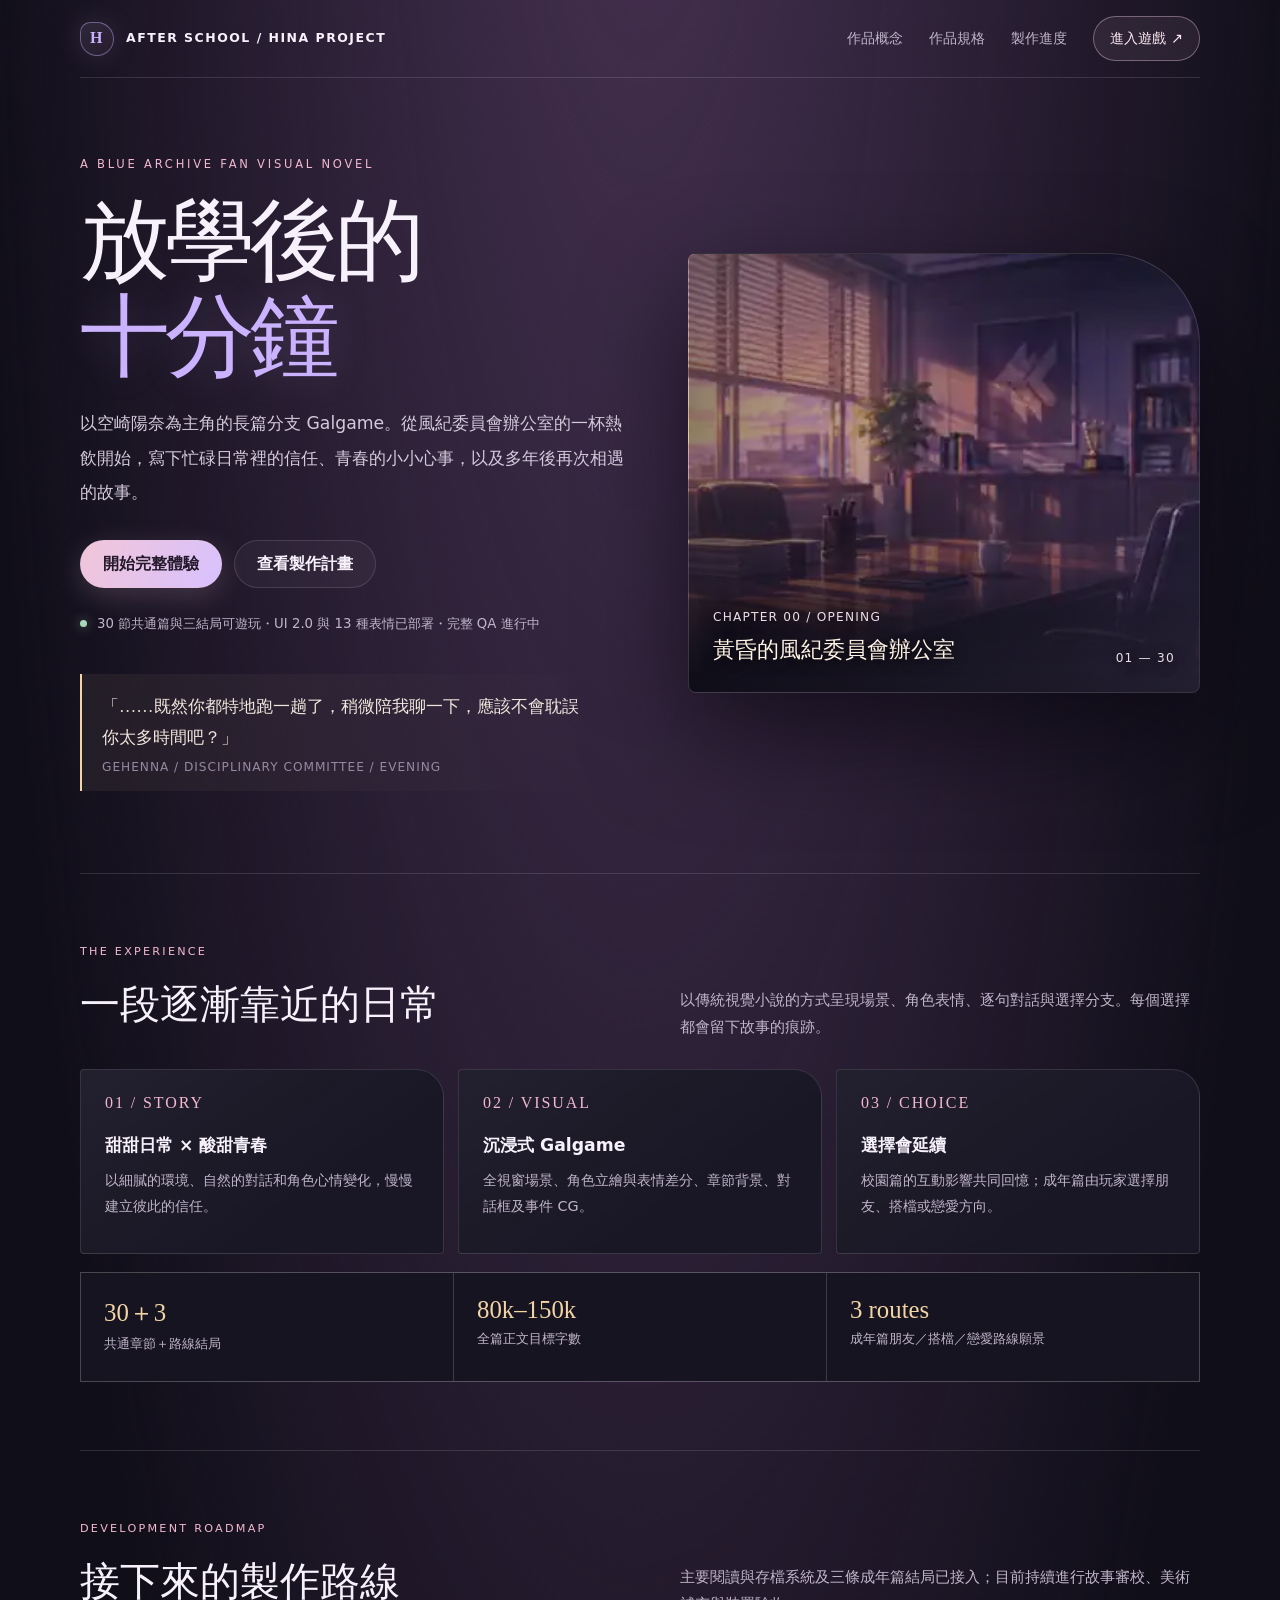
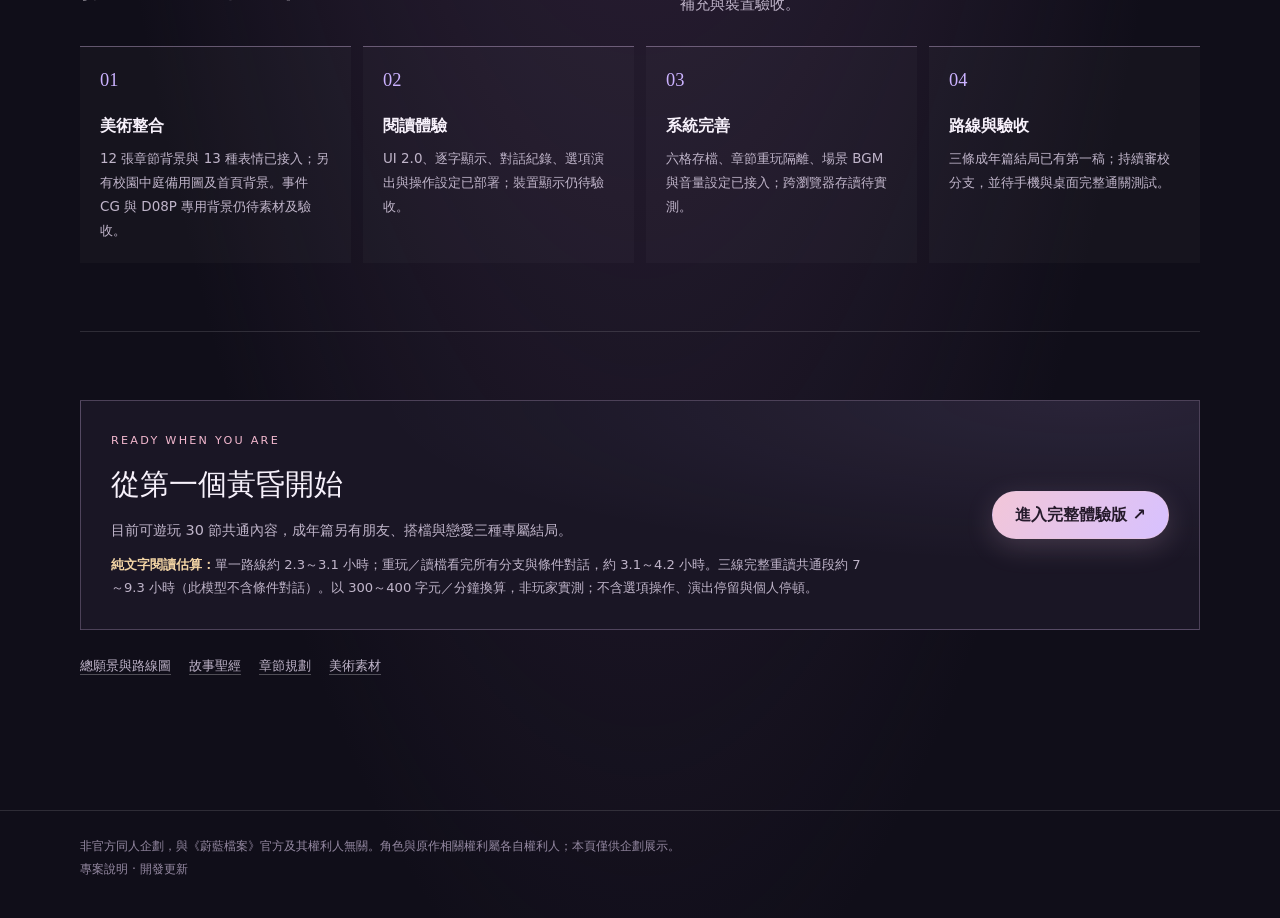
<file: site/index.html>
<!doctype html>
<html lang="zh-Hant">
<head>
  <meta charset="utf-8">
  <meta name="viewport" content="width=device-width, initial-scale=1, viewport-fit=cover">
  <meta name="theme-color" content="#100e19">
  <meta name="description" content="以空崎陽奈為主角的長篇分支 Galgame 同人企劃。">
  <title>放學後的十分鐘｜Hina Visual Novel Project</title>
  <style>
    :root {
      color-scheme: dark;
      --bg:#100e19; --panel:#191625; --panel-2:#211b2d;
      --ink:#f7f1fb; --muted:#c0b5ca; --soft:#9589a2;
      --violet:#cbb2ff; --rose:#f3b8cf; --gold:#f3d5a5;
      --line:#ffffff20; --serif: Georgia,"Noto Serif TC",serif;
    }
    * { box-sizing:border-box }
    html { scroll-behavior:smooth; background:var(--bg) }
    body {
      margin:0; color:var(--ink); font:16px/1.8 system-ui,-apple-system,"Segoe UI",sans-serif;
      background:radial-gradient(ellipse at 50% -20%,#493354 0,transparent 42rem),var(--bg);
    }
    a { color:inherit; text-decoration:none }
    .wrap { width:min(1120px,calc(100% - 44px)); margin:auto }
    .topbar {
      position:relative; z-index:2; display:flex; align-items:center; justify-content:space-between;
      gap:24px; min-height:78px; border-bottom:1px solid var(--line);
    }
    .brand { display:flex; align-items:center; gap:12px; letter-spacing:.12em; font-size:.78rem; font-weight:750 }
    .brand-mark {
      display:grid; place-items:center; width:34px; height:34px; border:1px solid #cbb2ff70;
      border-radius:50%; color:var(--violet); font-family:var(--serif); font-size:1rem;
      box-shadow:0 0 28px #cbb2ff22;
    }
    nav { display:flex; align-items:center; gap:26px; color:var(--muted); font-size:.9rem }
    nav a { transition:color .2s }
    nav a:hover { color:var(--ink) }
    .nav-cta {
      padding:9px 16px; border:1px solid #e9c7df66; border-radius:99px;
      color:#ffeaf4; background:#eab9d314;
    }
    .hero {
      position:relative; display:grid; grid-template-columns:1.05fr .95fr; align-items:center;
      gap:42px; min-height:620px; padding:76px 0 82px;
    }
    .hero-copy { position:relative; z-index:1 }
    .eyebrow { color:var(--rose); font-size:.72rem; letter-spacing:.24em; text-transform:uppercase }
    h1 {
      margin:18px 0 20px; font-family:var(--serif); font-weight:500;
      font-size:clamp(3.1rem,7vw,6.3rem); line-height:1.08; letter-spacing:-.055em;
    }
    h1 span { color:var(--violet); text-shadow:0 0 42px #cbb2ff32 }
    .lead { max-width:550px; margin:0; color:#d4cadb; font-size:1.08rem; line-height:2 }
    .hero-actions { display:flex; flex-wrap:wrap; gap:12px; margin-top:30px }
    .button {
      display:inline-flex; align-items:center; justify-content:center; min-height:48px;
      padding:0 22px; border:1px solid var(--line); border-radius:99px;
      background:#ffffff0a; color:var(--ink); font-weight:650; transition:.2s ease;
    }
    .button.primary { border-color:#e7c3dc88; color:#251a2b; background:linear-gradient(120deg,#f2c6d8,#d7c1ff) }
    .button:hover { transform:translateY(-2px); border-color:#d8c4ef }
    .quote {
      margin-top:38px; max-width:520px; padding:17px 20px;
      border-left:2px solid var(--gold); background:linear-gradient(90deg,#f3d5a510,transparent);
      color:#f0e6dc; font-family:var(--serif); font-size:1.08rem;
    }
    .quote small { display:block; margin-top:7px; color:var(--soft); font: .76rem system-ui,sans-serif; letter-spacing:.08em }
    .hero-art {
      position:relative; min-height:440px; overflow:hidden; border:1px solid #ffffff26;
      border-radius:5px 110px 5px 5px;
      background:
        linear-gradient(0deg,#100e19 0%,#100e1920 50%,#100e1940 100%),
        linear-gradient(90deg,#100e1955,transparent 75%),
        url("assets/backgrounds/prefect-office-evening-v01.webp") center/cover no-repeat;
      box-shadow:0 34px 90px #0008, inset 0 0 90px #100e1944;
    }
    .hero-art::before {
      content:""; position:absolute; inset:0;
      background:linear-gradient(135deg,#f2d5ad20,transparent 45%,#cbb2ff1a);
      mix-blend-mode:screen;
    }
    .art-caption {
      position:absolute; left:24px; right:24px; bottom:22px; display:flex;
      justify-content:space-between; align-items:end; gap:16px;
      color:#fff3e6; text-shadow:0 2px 14px #000;
    }
    .art-caption strong { display:block; font-family:var(--serif); font-size:1.35rem; font-weight:500 }
    .art-caption small { color:#eadde7; font-size:.76rem; letter-spacing:.1em }
    .statusline {
      display:flex; align-items:center; gap:10px; margin-top:24px; color:var(--muted); font-size:.83rem;
    }
    .status-dot { width:7px; height:7px; border-radius:50%; background:#a7d8b9; box-shadow:0 0 12px #a7d8b988 }
    .section { padding:68px 0; border-top:1px solid var(--line) }
    .section-head { display:flex; align-items:end; justify-content:space-between; gap:24px; margin-bottom:28px }
    .section-kicker { color:var(--rose); font-size:.7rem; letter-spacing:.2em }
    h2 { margin:7px 0 0; font-family:var(--serif); font-size:clamp(1.8rem,4vw,2.5rem); font-weight:500 }
    .section-head p { max-width:520px; margin:0; color:var(--muted); font-size:.94rem }
    .feature-grid { display:grid; grid-template-columns:repeat(3,1fr); gap:14px }
    .feature {
      min-height:185px; padding:24px; border:1px solid var(--line); border-radius:4px 28px 4px 4px;
      background:linear-gradient(145deg,#ffffff0b,transparent 65%),var(--panel);
    }
    .feature .number { color:var(--rose); font:1rem var(--serif); letter-spacing:.12em }
    .feature h3 { margin:18px 0 7px; font-size:1.08rem }
    .feature p { margin:0; color:var(--muted); font-size:.9rem }
    .stats { display:grid; grid-template-columns:repeat(3,1fr); gap:1px; overflow:hidden; margin-top:18px; border:1px solid var(--line); background:var(--line) }
    .stat { padding:23px; background:#171421 }
    .stat strong { display:block; color:var(--gold); font:1.55rem var(--serif) }
    .stat span { color:var(--muted); font-size:.82rem }
    .roadmap { display:grid; grid-template-columns:repeat(4,1fr); gap:12px; counter-reset:step }
    .roadmap article { position:relative; min-height:175px; padding:20px; border-top:1px solid #d5b8e366; background:#ffffff06 }
    .roadmap article::before { counter-increment:step; content:"0" counter(step); color:var(--violet); font:1.15rem var(--serif) }
    .roadmap h3 { margin:16px 0 6px; font-size:1rem }
    .roadmap p { margin:0; color:var(--muted); font-size:.84rem }
    .bottom-panel {
      display:flex; align-items:center; justify-content:space-between; gap:26px;
      padding:30px; border:1px solid #d5b8e344;
      background:radial-gradient(ellipse at 90% 0%,#cbb2ff16,transparent 50%),#1a1625;
    }
    .bottom-panel h2 { font-size:1.8rem }
    .bottom-panel p { margin:8px 0 0; color:var(--muted); font-size:.9rem }
    .bottom-panel .playtime-note { max-width:760px; margin-top:10px; font-size:.82rem; line-height:1.7 }
    .playtime-note strong { color:var(--gold); font-weight:650 }
    .links { display:flex; flex-wrap:wrap; gap:18px; margin-top:24px; color:var(--muted); font-size:.84rem }
    .links a { text-decoration:underline; text-decoration-color:#ffffff44; text-underline-offset:4px }
    footer { margin-top:64px; padding:24px 0 38px; border-top:1px solid var(--line); color:var(--soft); font-size:.78rem }
    @media(max-width:820px) {
      .hero { grid-template-columns:1fr; gap:28px; min-height:0; padding:58px 0 64px }
      .hero-art { min-height:330px; border-top-right-radius:76px }
      .roadmap { grid-template-columns:repeat(2,1fr) }
      .section { padding:54px 0 }
    }
    @media(max-width:600px) {
      .wrap { width:min(100% - 30px,1120px) }
      .topbar { min-height:68px; flex-wrap:wrap; padding:13px 0 }
      nav { width:100%; gap:17px; overflow-x:auto; padding-bottom:4px; font-size:.8rem }
      nav a { white-space:nowrap }
      .nav-cta { padding:6px 12px }
      .hero { padding:46px 0 50px }
      h1 { font-size:clamp(3rem,16vw,4.6rem) }
      .lead { font-size:.98rem }
      .hero-art { min-height:265px; border-top-right-radius:54px }
      .quote { margin-top:26px; font-size:1rem }
      .section-head { align-items:flex-start; flex-direction:column }
      .feature-grid,.stats,.roadmap { grid-template-columns:1fr }
      .feature { min-height:0 }
      .stat { padding:18px 20px }
      .roadmap article { min-height:0 }
      .bottom-panel { align-items:flex-start; flex-direction:column; padding:24px }
    }
    @media(prefers-reduced-motion:reduce) {
      html { scroll-behavior:auto }
      *,*::before,*::after { transition:none!important; animation:none!important }
    }
    /* Galgame title polish */
    .topbar { border-bottom-color:#eadcff24; }
    .brand-mark { border-radius:10px 50% 50%; background:linear-gradient(145deg,#d8c4ff1d,#f4c5d80d); }
    .hero { min-height:660px; }
    .hero-copy { max-width:640px; }
    .hero-art { border-radius:8px 92px 8px 8px; box-shadow:0 38px 100px #05040b99,inset 0 0 80px #100e1944; }
    .feature { transition:transform .2s,border-color .2s,background .2s; }
    .feature:hover { transform:translateY(-4px); border-color:#d8c4ff55; background:linear-gradient(145deg,#d8c4ff12,transparent 72%),var(--panel); }
    .button.primary { box-shadow:0 8px 28px #e8c0dc30; }
  </style>
</head>
<body>
  <header class="wrap topbar">
    <a class="brand" href="./"><span class="brand-mark">H</span><span>AFTER SCHOOL / HINA PROJECT</span></a>
    <nav aria-label="主要導覽">
      <a href="#story">作品概念</a><a href="#format">作品規格</a><a href="#roadmap">製作進度</a>
      <a class="nav-cta" href="game.html">進入遊戲 ↗</a>
    </nav>
  </header>

  <main class="wrap">
    <section class="hero" id="story">
      <div class="hero-copy">
        <div class="eyebrow">A Blue Archive Fan Visual Novel</div>
        <h1>放學後的<br><span>十分鐘</span></h1>
        <p class="lead">以空崎陽奈為主角的長篇分支 Galgame。從風紀委員會辦公室的一杯熱飲開始，寫下忙碌日常裡的信任、青春的小小心事，以及多年後再次相遇的故事。</p>
        <div class="hero-actions">
          <a class="button primary" href="game.html">開始完整體驗</a>
          <a class="button" href="https://github.com/310111-design/hina-galgame/blob/main/knowledge/plan.md">查看製作計畫</a>
        </div>
        <div class="statusline"><span class="status-dot"></span><span>30 節共通篇與三結局可遊玩・UI 2.0 與 13 種表情已部署・完整 QA 進行中</span></div>
        <div class="quote">「……既然你都特地跑一趟了，稍微陪我聊一下，應該不會耽誤你太多時間吧？」<small>GEHENNA / DISCIPLINARY COMMITTEE / EVENING</small></div>
      </div>
      <div class="hero-art" role="img" aria-label="風紀委員會辦公室黃昏背景">
        <div class="art-caption"><div><small>CHAPTER 00 / OPENING</small><strong>黃昏的風紀委員會辦公室</strong></div><small>01 — 30</small></div>
      </div>
    </section>

    <section class="section" id="format">
      <div class="section-head">
        <div><div class="section-kicker">THE EXPERIENCE</div><h2>一段逐漸靠近的日常</h2></div>
        <p>以傳統視覺小說的方式呈現場景、角色表情、逐句對話與選擇分支。每個選擇都會留下故事的痕跡。</p>
      </div>
      <div class="feature-grid">
        <article class="feature"><div class="number">01 / STORY</div><h3>甜甜日常 × 酸甜青春</h3><p>以細膩的環境、自然的對話和角色心情變化，慢慢建立彼此的信任。</p></article>
        <article class="feature"><div class="number">02 / VISUAL</div><h3>沉浸式 Galgame</h3><p>全視窗場景、角色立繪與表情差分、章節背景、對話框及事件 CG。</p></article>
        <article class="feature"><div class="number">03 / CHOICE</div><h3>選擇會延續</h3><p>校園篇的互動影響共同回憶；成年篇由玩家選擇朋友、搭檔或戀愛方向。</p></article>
      </div>
      <div class="stats">
        <div class="stat"><strong>30＋3</strong><span>共通章節＋路線結局</span></div>
        <div class="stat"><strong>80k–150k</strong><span>全篇正文目標字數</span></div>
        <div class="stat"><strong>3 routes</strong><span>成年篇朋友／搭檔／戀愛路線願景</span></div>
      </div>
    </section>

    <section class="section" id="roadmap">
      <div class="section-head">
        <div><div class="section-kicker">DEVELOPMENT ROADMAP</div><h2>接下來的製作路線</h2></div>
        <p>主要閱讀與存檔系統及三條成年篇結局已接入；目前持續進行故事審校、美術補充與裝置驗收。</p>
      </div>
      <div class="roadmap">
        <article><h3>美術整合</h3><p>12 張章節背景與 13 種表情已接入；另有校園中庭備用圖及首頁背景。事件 CG 與 D08P 專用背景仍待素材及驗收。</p></article>
        <article><h3>閱讀體驗</h3><p>UI 2.0、逐字顯示、對話紀錄、選項演出與操作設定已部署；裝置顯示仍待驗收。</p></article>
        <article><h3>系統完善</h3><p>六格存檔、章節重玩隔離、場景 BGM 與音量設定已接入；跨瀏覽器存讀待實測。</p></article>
        <article><h3>路線與驗收</h3><p>三條成年篇結局已有第一稿；持續審校分支，並待手機與桌面完整通關測試。</p></article>
      </div>
    </section>

    <section class="section">
      <div class="bottom-panel">
        <div>
          <div class="section-kicker">READY WHEN YOU ARE</div>
          <h2>從第一個黃昏開始</h2>
          <p>目前可遊玩 30 節共通內容，成年篇另有朋友、搭檔與戀愛三種專屬結局。</p>
          <p class="playtime-note"><strong>純文字閱讀估算：</strong>單一路線約 2.3～3.1 小時；重玩／讀檔看完所有分支與條件對話，約 3.1～4.2 小時。三線完整重讀共通段約 7～9.3 小時（此模型不含條件對話）。以 300～400 字元／分鐘換算，非玩家實測；不含選項操作、演出停留與個人停頓。</p>
        </div>
        <a class="button primary" href="game.html">進入完整體驗版 ↗</a>
      </div>
      <div class="links">
        <a href="https://github.com/310111-design/hina-galgame/blob/main/knowledge/plan.md">總願景與路線圖</a>
        <a href="https://github.com/310111-design/hina-galgame/blob/main/knowledge/story-bible.md">故事聖經</a>
        <a href="https://github.com/310111-design/hina-galgame/blob/main/knowledge/chapter-plan.md">章節規劃</a>
        <a href="https://github.com/310111-design/hina-galgame/tree/main/site/assets">美術素材</a>
      </div>
    </section>
  </main>
  <footer><div class="wrap">非官方同人企劃，與《蔚藍檔案》官方及其權利人無關。角色與原作相關權利屬各自權利人；本頁僅供企劃展示。<br><a href="https://github.com/310111-design/hina-galgame/blob/main/README.md">專案說明</a> · <a href="https://github.com/310111-design/hina-galgame/blob/main/CHANGELOG.md">開發更新</a></div></footer>
</body>
</html>
</file>
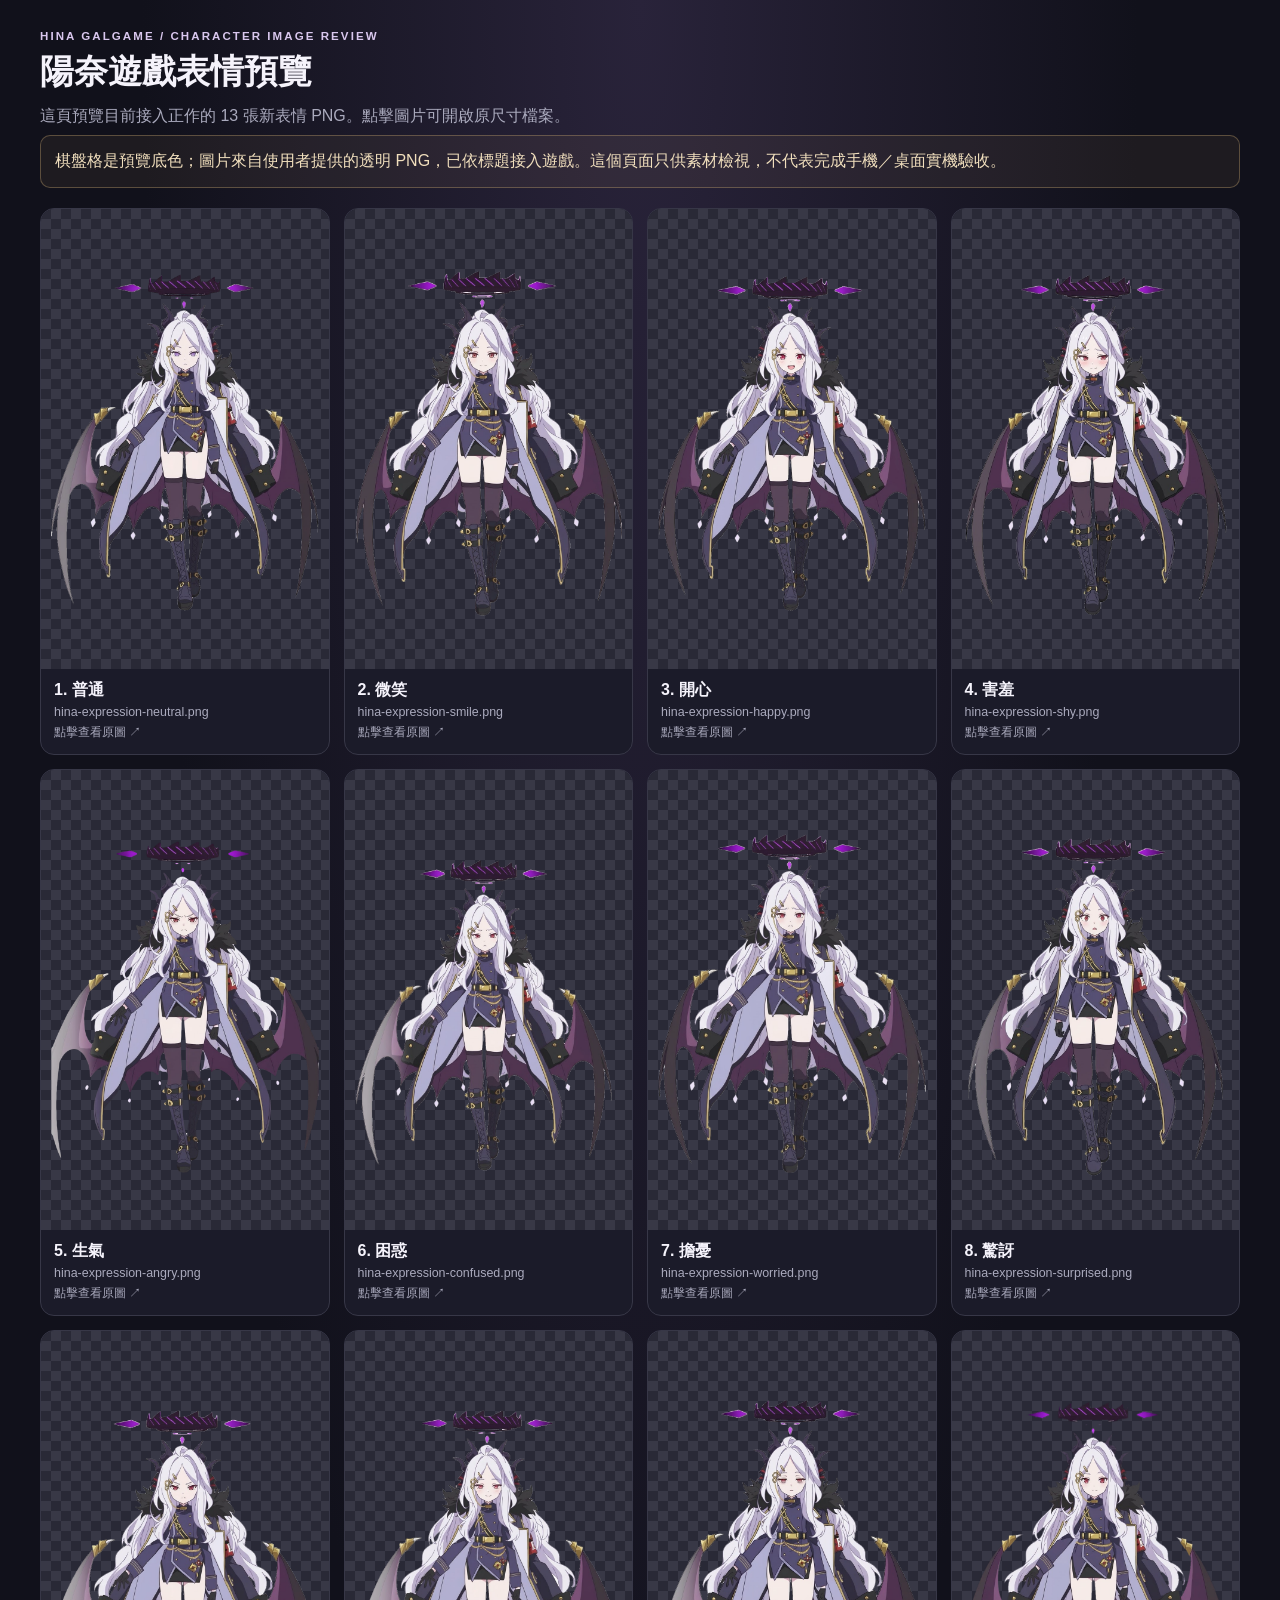
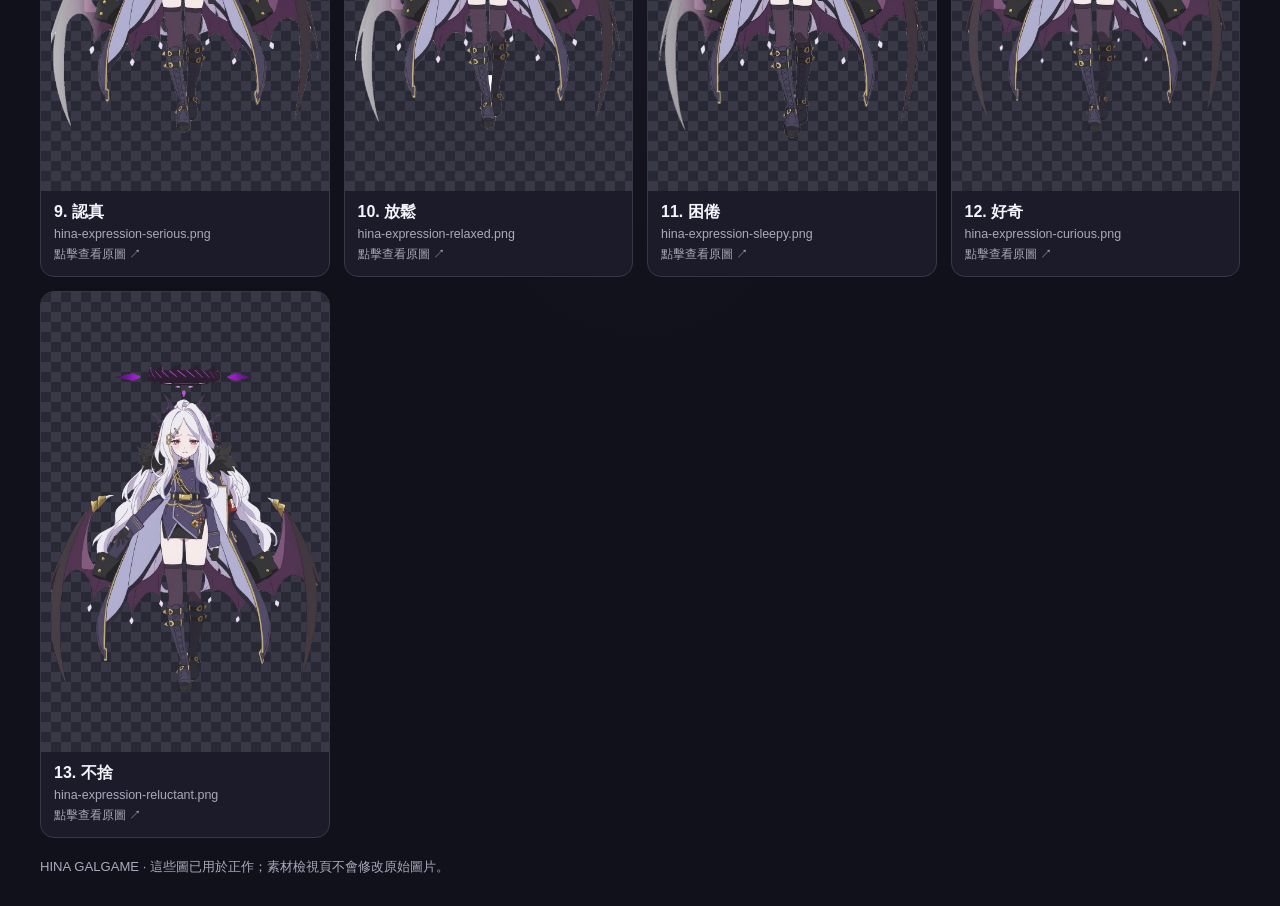
<file: site/character-preview.html>
<!doctype html>
<html lang="zh-Hant">
<head>
<meta charset="utf-8">
<meta name="viewport" content="width=device-width, initial-scale=1, viewport-fit=cover">
<meta name="theme-color" content="#11111b">
<title>陽奈角色圖片檢視｜HINA GALGAME</title>
<style>
:root{color-scheme:dark;--bg:#11111b;--panel:#1b1b29;--line:#373747;--muted:#aaaabd;--text:#f5f3fb;--accent:#d9c7ee}
*{box-sizing:border-box}body{margin:0;background:radial-gradient(ellipse at top,#29233a 0,var(--bg) 55%);color:var(--text);font-family:-apple-system,BlinkMacSystemFont,"Segoe UI",sans-serif;padding:clamp(14px,3vw,30px)}
main{max-width:1200px;margin:0 auto}header{margin:0 0 20px}.eyebrow{color:var(--accent);font-size:.72rem;letter-spacing:.18em;font-weight:700}
h1{font-size:clamp(1.45rem,4vw,2.1rem);margin:8px 0}p{color:var(--muted);line-height:1.65;margin:6px 0}.notice{padding:12px 14px;border:1px solid #b99b6a66;border-radius:10px;background:#b99b6a14;color:#f1dfbd}
.grid{display:grid;grid-template-columns:repeat(4,minmax(0,1fr));gap:14px}article{min-width:0;background:var(--panel);border:1px solid var(--line);border-radius:14px;overflow:hidden}
.art{height:clamp(250px,43vw,460px);display:flex;align-items:center;justify-content:center;padding:10px;background-color:#292936;background-image:linear-gradient(45deg,#383846 25%,transparent 25%),linear-gradient(-45deg,#383846 25%,transparent 25%),linear-gradient(45deg,transparent 75%,#383846 75%),linear-gradient(-45deg,transparent 75%,#383846 75%);background-size:20px 20px;background-position:0 0,0 10px,10px -10px,-10px 0}
img{display:block;width:100%;height:100%;object-fit:contain}.meta{padding:11px 13px 13px}.emotion{font-size:1rem;font-weight:750}.filename{font-size:.78rem;color:var(--muted);margin-top:4px;overflow-wrap:anywhere}.hint{font-size:.75rem;color:var(--muted);margin-top:5px}
a{color:inherit;text-decoration:none}a:focus-visible{outline:3px solid var(--accent);outline-offset:3px}footer{margin-top:20px;color:var(--muted);font-size:.82rem}
@media(max-width:760px){.grid{grid-template-columns:repeat(2,minmax(0,1fr));gap:10px}.art{height:min(66vw,390px);padding:6px}.meta{padding:9px}.emotion{font-size:.92rem}}
@media(max-width:360px){.grid{gap:7px}.art{height:64vw}}
</style>
</head>
<body><main>
<header>
<div class="eyebrow">HINA GALGAME / CHARACTER IMAGE REVIEW</div>
<h1>陽奈遊戲表情預覽</h1>
<p>這頁預覽目前接入正作的 13 張新表情 PNG。點擊圖片可開啟原尺寸檔案。</p>
<p class="notice">棋盤格是預覽底色；圖片來自使用者提供的透明 PNG，已依標題接入遊戲。這個頁面只供素材檢視，不代表完成手機／桌面實機驗收。</p>
</header>
<section class="grid" aria-label="十三種表情圖片">
<article><a href="assets/characters/hina-expression-neutral.png" target="_blank" rel="noopener"><div class="art"><img src="assets/characters/hina-expression-neutral.png" alt="陽奈普通表情" loading="eager" decoding="async"></div><div class="meta"><div class="emotion">1. 普通</div><div class="filename">hina-expression-neutral.png</div><div class="hint">點擊查看原圖 ↗</div></div></a></article>
<article><a href="assets/characters/hina-expression-smile.png" target="_blank" rel="noopener"><div class="art"><img src="assets/characters/hina-expression-smile.png" alt="陽奈微笑表情" loading="eager" decoding="async"></div><div class="meta"><div class="emotion">2. 微笑</div><div class="filename">hina-expression-smile.png</div><div class="hint">點擊查看原圖 ↗</div></div></a></article>
<article><a href="assets/characters/hina-expression-happy.png" target="_blank" rel="noopener"><div class="art"><img src="assets/characters/hina-expression-happy.png" alt="陽奈開心表情" loading="eager" decoding="async"></div><div class="meta"><div class="emotion">3. 開心</div><div class="filename">hina-expression-happy.png</div><div class="hint">點擊查看原圖 ↗</div></div></a></article>
<article><a href="assets/characters/hina-expression-shy.png" target="_blank" rel="noopener"><div class="art"><img src="assets/characters/hina-expression-shy.png" alt="陽奈害羞表情" loading="lazy" decoding="async"></div><div class="meta"><div class="emotion">4. 害羞</div><div class="filename">hina-expression-shy.png</div><div class="hint">點擊查看原圖 ↗</div></div></a></article>
<article><a href="assets/characters/hina-expression-angry.png" target="_blank" rel="noopener"><div class="art"><img src="assets/characters/hina-expression-angry.png" alt="陽奈生氣表情" loading="lazy" decoding="async"></div><div class="meta"><div class="emotion">5. 生氣</div><div class="filename">hina-expression-angry.png</div><div class="hint">點擊查看原圖 ↗</div></div></a></article>
<article><a href="assets/characters/hina-expression-confused.png" target="_blank" rel="noopener"><div class="art"><img src="assets/characters/hina-expression-confused.png" alt="陽奈困惑表情" loading="lazy" decoding="async"></div><div class="meta"><div class="emotion">6. 困惑</div><div class="filename">hina-expression-confused.png</div><div class="hint">點擊查看原圖 ↗</div></div></a></article>
<article><a href="assets/characters/hina-expression-worried.png" target="_blank" rel="noopener"><div class="art"><img src="assets/characters/hina-expression-worried.png" alt="陽奈擔憂表情" loading="lazy" decoding="async"></div><div class="meta"><div class="emotion">7. 擔憂</div><div class="filename">hina-expression-worried.png</div><div class="hint">點擊查看原圖 ↗</div></div></a></article>
<article><a href="assets/characters/hina-expression-surprised.png" target="_blank" rel="noopener"><div class="art"><img src="assets/characters/hina-expression-surprised.png" alt="陽奈驚訝表情" loading="lazy" decoding="async"></div><div class="meta"><div class="emotion">8. 驚訝</div><div class="filename">hina-expression-surprised.png</div><div class="hint">點擊查看原圖 ↗</div></div></a></article>
<article><a href="assets/characters/hina-expression-serious.png" target="_blank" rel="noopener"><div class="art"><img src="assets/characters/hina-expression-serious.png" alt="陽奈認真表情" loading="lazy" decoding="async"></div><div class="meta"><div class="emotion">9. 認真</div><div class="filename">hina-expression-serious.png</div><div class="hint">點擊查看原圖 ↗</div></div></a></article>
<article><a href="assets/characters/hina-expression-relaxed.png" target="_blank" rel="noopener"><div class="art"><img src="assets/characters/hina-expression-relaxed.png" alt="陽奈放鬆表情" loading="lazy" decoding="async"></div><div class="meta"><div class="emotion">10. 放鬆</div><div class="filename">hina-expression-relaxed.png</div><div class="hint">點擊查看原圖 ↗</div></div></a></article>
<article><a href="assets/characters/hina-expression-sleepy.png" target="_blank" rel="noopener"><div class="art"><img src="assets/characters/hina-expression-sleepy.png" alt="陽奈困倦表情" loading="lazy" decoding="async"></div><div class="meta"><div class="emotion">11. 困倦</div><div class="filename">hina-expression-sleepy.png</div><div class="hint">點擊查看原圖 ↗</div></div></a></article>
<article><a href="assets/characters/hina-expression-curious.png" target="_blank" rel="noopener"><div class="art"><img src="assets/characters/hina-expression-curious.png" alt="陽奈好奇表情" loading="lazy" decoding="async"></div><div class="meta"><div class="emotion">12. 好奇</div><div class="filename">hina-expression-curious.png</div><div class="hint">點擊查看原圖 ↗</div></div></a></article>
<article><a href="assets/characters/hina-expression-reluctant.png" target="_blank" rel="noopener"><div class="art"><img src="assets/characters/hina-expression-reluctant.png" alt="陽奈不捨表情" loading="lazy" decoding="async"></div><div class="meta"><div class="emotion">13. 不捨</div><div class="filename">hina-expression-reluctant.png</div><div class="hint">點擊查看原圖 ↗</div></div></a></article>
</section>
<footer>HINA GALGAME · 這些圖已用於正作；素材檢視頁不會修改原始圖片。</footer>
</main></body></html>
</file>
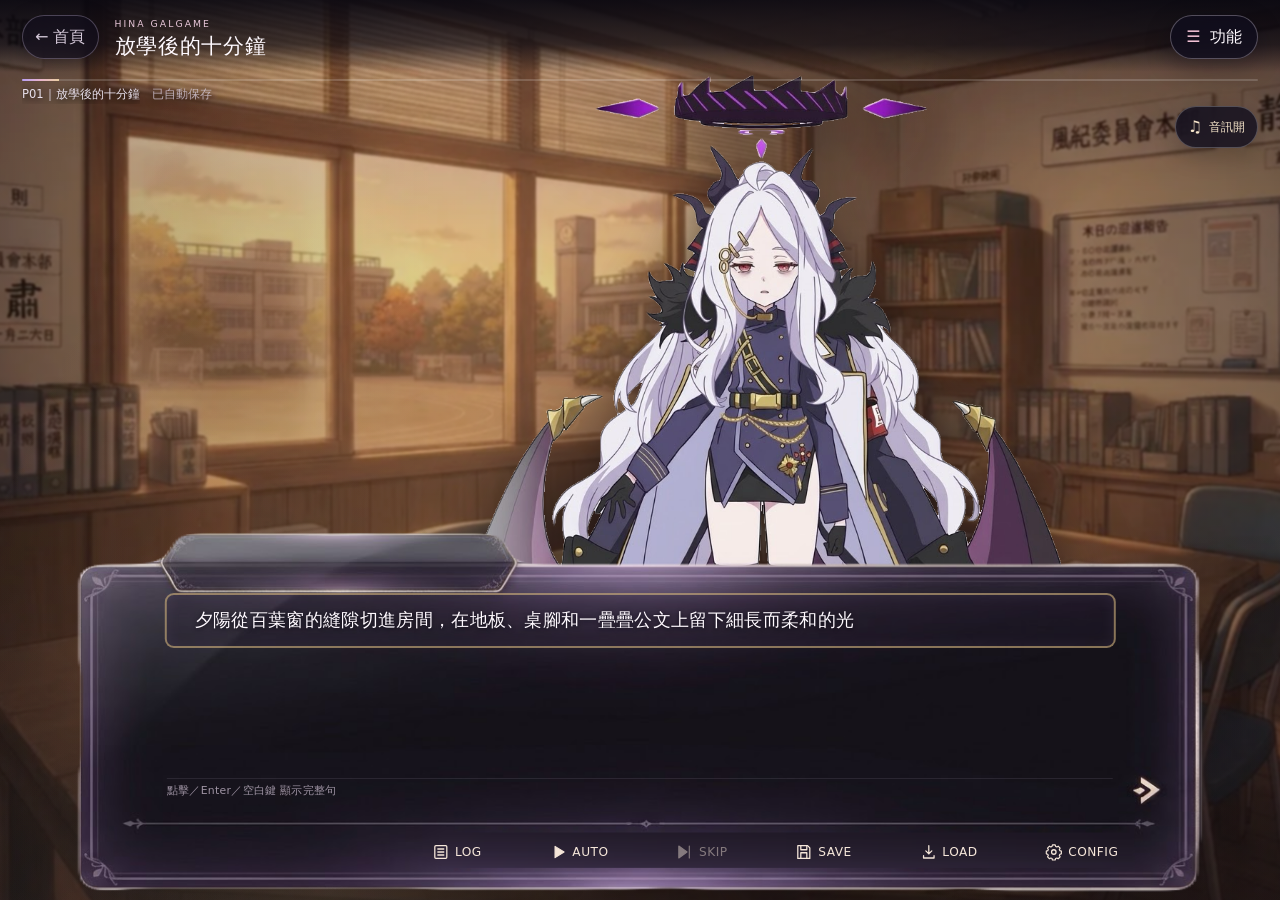
<file: site/game.html>
<!doctype html>
<html lang="zh-Hant">
<head>
  <meta charset="utf-8">
  <meta name="viewport" content="width=device-width, initial-scale=1, viewport-fit=cover">
  <meta name="theme-color" content="#090912">
  <title>放學後的十分鐘｜30 節共通篇＋三路線結局體驗版</title>
  <link rel="stylesheet" href="game.css?v=dialogue-text-boxes-v4-20261126">
  <link rel="stylesheet" href="chapter-intro.css?v=ui2-20261124">
</head>
<body>
  <main class="game-shell">
    <header class="game-header">
      <a class="back" href="./" aria-label="返回企劃首頁">← 首頁</a>
      <div class="brand"><span class="eyebrow">HINA GALGAME</span><h1>放學後的十分鐘</h1></div>
      <div class="top-actions">
        <details id="utilityMenu" class="utility-menu">
          <summary id="utilityMenuTrigger" class="utility-menu-trigger" aria-controls="utilityMenuPanel" aria-expanded="false"><span class="utility-menu-glyph" aria-hidden="true">☰</span><span>功能</span></summary>
          <div id="utilityMenuPanel" class="utility-menu-panel" role="group" aria-label="遊戲功能">
            <p class="utility-menu-heading">遊戲功能</p>
            <a class="utility-menu-item" href="./"><span class="utility-menu-icon" aria-hidden="true">⌂</span><span>返回企劃首頁</span></a>
            <button id="chapterMenu" class="utility-menu-item" type="button" aria-label="選擇章節"><span class="utility-menu-icon" aria-hidden="true">▤</span><span>選擇章節</span></button>
            <button id="returnMain" class="utility-menu-item" type="button" aria-label="返回主線" hidden><span class="utility-menu-icon" aria-hidden="true">↩</span><span>返回主線</span></button>
            <button id="logToggle" class="utility-menu-item" type="button" aria-label="對話紀錄與設定" aria-controls="logPanel" aria-expanded="false"><span class="utility-menu-icon" aria-hidden="true">☷</span><span>對話紀錄與設定</span></button>
            <button id="saveManual" class="utility-menu-item" type="button" aria-label="存檔"><span class="utility-menu-icon" aria-hidden="true">＋</span><span>存檔</span></button>
            <button id="loadManual" class="utility-menu-item" type="button" aria-label="讀檔"><span class="utility-menu-icon" aria-hidden="true">▣</span><span>讀檔</span></button>
            <button id="restart" class="utility-menu-item" type="button" aria-label="從序章重來"><span class="utility-menu-icon" aria-hidden="true">↻</span><span>從序章重來</span></button>
            <button id="fullscreenToggle" class="utility-menu-item" type="button" aria-label="切換全螢幕"><span class="utility-menu-icon" aria-hidden="true">⛶</span><span>全螢幕</span></button>
            <p class="utility-menu-note">按 Esc 可關閉選單</p>
          </div>
        </details>
      </div>
    </header>
    <section class="status" aria-label="遊戲進度">
      <div class="progress-track"><div id="progress" class="progress"></div></div>
      <div class="status-row"><span id="chapterLabel">P01</span><span id="saveState">自動存檔</span><div id="flags" class="flags visually-hidden" aria-label="劇情旗標"></div></div>
    </section>
    <section id="gameStage" class="game-stage" aria-label="遊戲畫面" tabindex="-1">
      <div id="sceneArt" class="scene-art office">
        <div id="chapterToast" class="chapter-toast" aria-live="polite"></div>
        <div class="scene-backdrop"></div><div class="scene-vignette"></div>
        <div class="scene-light"></div>
        <img id="hinaSprite" class="hina-sprite" src="assets/hina-sprite.svg" alt="空崎陽奈立繪" decoding="async" fetchpriority="high">
      </div>
      <section id="chapterIntro" class="chapter-intro-backdrop" role="dialog" aria-modal="true" aria-labelledby="chapterIntroTitle" aria-describedby="chapterIntroCopy" hidden>
        <div class="chapter-intro-card">
          <span class="chapter-intro-kicker">HINA GALGAME</span>
          <span id="chapterIntroCode" class="chapter-intro-code"></span>
          <h2 id="chapterIntroTitle" class="chapter-intro-title">放學後的十分鐘</h2>
          <p id="chapterIntroCopy" class="chapter-intro-copy">在故事開始前，先留一點時間給這個場景。</p>
          <button id="chapterIntroStart" class="chapter-intro-start" type="button">開始閱讀</button>
        </div>
      </section>
      <div class="visual-controls"><span id="mood" class="mood visually-hidden">認真</span><button id="audioToggle" class="audio-toggle" type="button" aria-label="切換音樂" aria-pressed="false"><span aria-hidden="true">♫</span><span class="audio-toggle-label">音訊</span></button></div>
      <section class="dialogue-panel">
        <div id="speakerName" class="speaker-name" hidden></div>
        <div id="story" class="story"></div>
        <div id="storyAnnouncement" class="visually-hidden" aria-live="polite" aria-atomic="true"></div>
        <div id="choices" class="choices" role="group" aria-label="劇情選項" aria-live="polite"></div>
        <div class="dialogue-footer"><div class="dialogue-hint" id="dialogueHint">點擊／Enter／空白鍵 繼續</div><button id="skipRead" class="skip-read" type="button" disabled>跳過已讀</button></div>
        <nav class="asset-toolbar" role="toolbar" aria-label="快速遊戲控制">
          <button type="button" data-ui-action="log" aria-label="開啟對話紀錄"><svg class="toolbar-icon" aria-hidden="true" viewBox="0 0 24 24"><rect x="4" y="3.5" width="16" height="17" rx="1.5"/><path d="M8 8h8M8 12h8M8 16h8"/></svg><span class="asset-toolbar-label">LOG</span></button>
          <button type="button" data-ui-action="auto" aria-label="切換自動播放" aria-pressed="false"><svg class="toolbar-icon toolbar-icon-filled" aria-hidden="true" viewBox="0 0 24 24"><path d="M7 4.5 19 12 7 19.5z"/></svg><span class="asset-toolbar-label">AUTO</span></button>
          <button type="button" data-ui-action="skip" aria-label="跳過已讀內容" disabled><svg class="toolbar-icon toolbar-icon-filled" aria-hidden="true" viewBox="0 0 24 24"><path d="m4 4 11 8-11 8z"/><path d="M18 4v16"/></svg><span class="asset-toolbar-label">SKIP</span></button>
          <button type="button" data-ui-action="save" aria-label="開啟存檔"><svg class="toolbar-icon" aria-hidden="true" viewBox="0 0 24 24"><path d="M5 3.5h12l3 3v14H4v-17z"/><path d="M8 4v5h8V4M8 20v-7h8v7"/></svg><span class="asset-toolbar-label">SAVE</span></button>
          <button type="button" data-ui-action="load" aria-label="開啟讀檔"><svg class="toolbar-icon" aria-hidden="true" viewBox="0 0 24 24"><path d="M12 3.5v11m0 0-4-4m4 4 4-4M5 17v3h14v-3"/></svg><span class="asset-toolbar-label">LOAD</span></button>
          <button type="button" data-ui-action="config" aria-label="開啟閱讀設定"><svg class="toolbar-icon" aria-hidden="true" viewBox="0 0 24 24"><path d="M10 2.8h4l.6 2.1 1.8.8 1.9-1.1 2.8 2.8-1.1 1.9.8 1.8 2.1.6v4l-2.1.6-.8 1.8 1.1 1.9-2.8 2.8-1.9-1.1-1.8.8-.6 2.1h-4l-.6-2.1-1.8-.8-1.9 1.1-2.8-2.8 1.1-1.9-.8-1.8-2.1-.6v-4l2.1-.6.8-1.8-1.1-1.9 2.8-2.8 1.9 1.1 1.8-.8z" transform="translate(1 0) scale(.92)"/><circle cx="12" cy="12" r="3"/></svg><span class="asset-toolbar-label">CONFIG</span></button>
        </nav>
      </section>
    </section>
  </main>
  <aside id="logPanel" class="log-panel" aria-label="對話紀錄" aria-hidden="true" inert>
    <div class="log-head"><div><span class="eyebrow">DIALOGUE LOG</span><h2>對話紀錄</h2></div><button id="logClose" class="ghost" type="button">關閉</button></div>
    <section class="reading-settings" aria-label="閱讀設定">
      <label for="dialogueFontSize">文字大小
        <select id="dialogueFontSize">
          <option value="16">標準</option>
          <option value="18">稍大</option>
          <option value="20">大字</option>
        </select>
      </label>
      <label for="typingSpeed">文字速度
        <select id="typingSpeed">
          <option value="44">慢</option>
          <option value="26">普通</option>
          <option value="12">快</option>
        </select>
      </label>
      <label class="auto-play-setting"><input id="autoPlayToggle" type="checkbox"> 自動播放</label>
      <label class="volume-setting" for="bgmVolume">BGM 音量
        <input id="bgmVolume" type="range" min="0" max="1" step="0.05" value="0.55">
      </label>
      <label class="volume-setting" for="sfxVolume">音效音量
        <input id="sfxVolume" type="range" min="0" max="1" step="0.05" value="0.65">
      </label>
    </section>
    <div id="logList" class="log-list" aria-live="polite"></div>
  </aside>
  <dialog id="chapterDialog" class="chapter-dialog">
    <div class="dialog-head"><div><span class="eyebrow">CHAPTER SELECT</span><h2>選擇章節</h2></div><button id="closeChapterMenu" class="ghost" type="button">關閉</button></div>
    <p class="dialog-note">所有章節皆可直接進入。選擇章節會從該章開頭開始，以獨立重玩狀態執行，不會覆蓋主線存檔。</p>
    <div id="chapterList" class="chapter-list"></div>
  </dialog>
  <dialog id="saveDialog" class="chapter-dialog save-dialog">
    <div class="dialog-head"><div><span class="eyebrow">SAVE / LOAD</span><h2 id="saveDialogTitle">選擇存檔欄位</h2></div><button id="closeSaveMenu" class="ghost" type="button">關閉</button></div>
    <p id="saveDialogNote" class="dialog-note">選擇一個欄位保存目前進度。</p>
    <div id="saveSlots" class="save-slots"></div>
  </dialog>
  <script src="game-data.js?v=ui2-20261124"></script>
  <script src="game.js?v=speaker-labels-v3-20261126"></script>
  <script src="chapter-intro.js?v=chapter-a11y-20261124"></script>
</body>
</html>
</file>
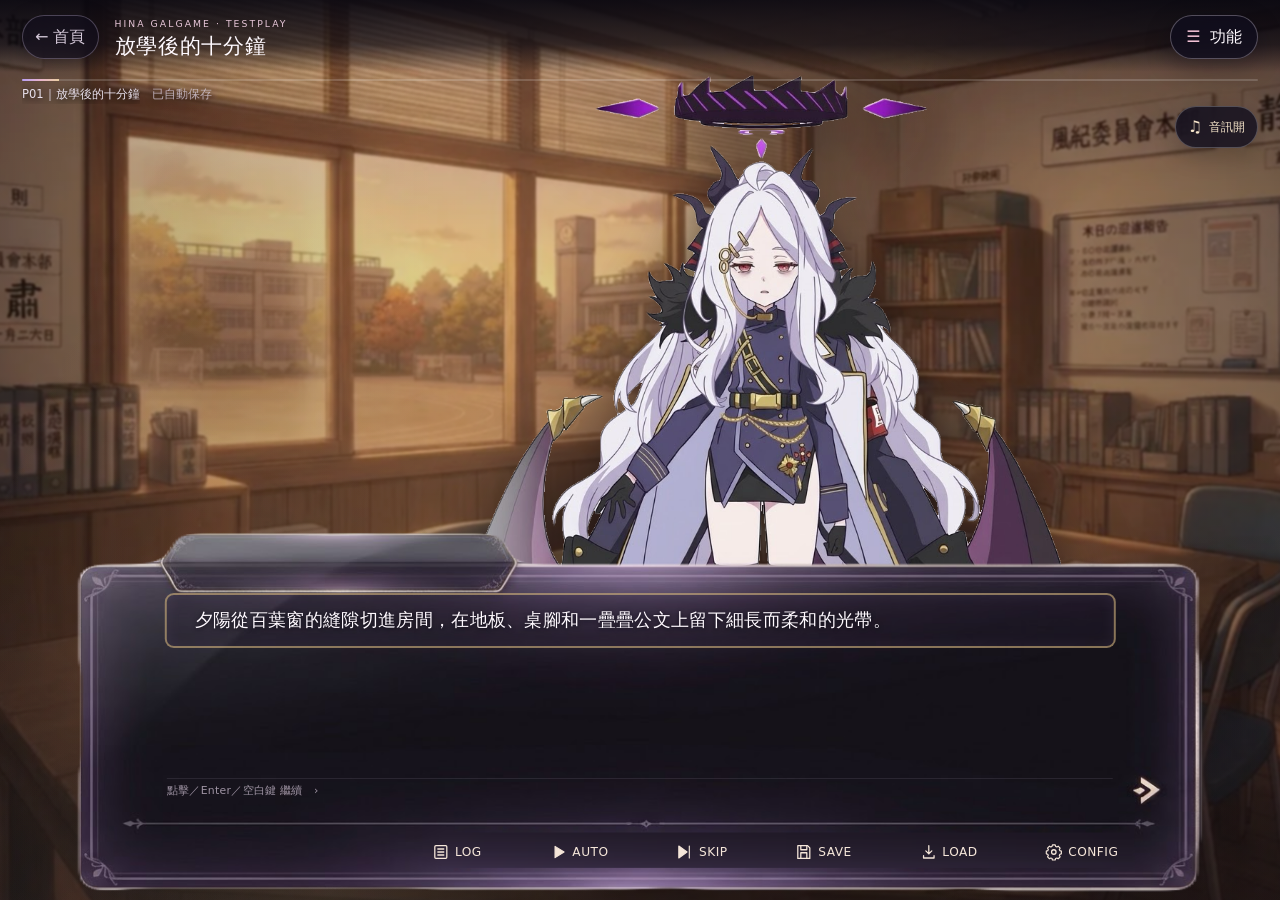
<file: site/testplay.html>
<!doctype html>
<html lang="zh-Hant">
<head>
  <meta charset="utf-8">
  <meta name="viewport" content="width=device-width, initial-scale=1, viewport-fit=cover">
  <meta name="theme-color" content="#090912">
  <title>放學後的十分鐘｜試玩版 2</title>
  <link rel="stylesheet" href="game.css?v=dialogue-text-boxes-v4-20261126">
  <link rel="stylesheet" href="chapter-intro.css?v=ui2-20261124">
</head>
<body>
  <main class="game-shell">
    <header class="game-header">
      <a class="back" href="./" aria-label="返回企劃首頁">← 首頁</a>
      <div class="brand"><span class="eyebrow">HINA GALGAME · TESTPLAY</span><h1>放學後的十分鐘</h1></div>
      <div class="top-actions">
        <details id="utilityMenu" class="utility-menu">
          <summary id="utilityMenuTrigger" class="utility-menu-trigger" aria-controls="utilityMenuPanel" aria-expanded="false"><span class="utility-menu-glyph" aria-hidden="true">☰</span><span>功能</span></summary>
          <div id="utilityMenuPanel" class="utility-menu-panel" role="group" aria-label="遊戲功能">
            <p class="utility-menu-heading">遊戲功能</p>
            <a class="utility-menu-item" href="./"><span class="utility-menu-icon" aria-hidden="true">⌂</span><span>返回企劃首頁</span></a>
            <button id="chapterMenu" class="utility-menu-item" type="button" aria-label="選擇章節"><span class="utility-menu-icon" aria-hidden="true">▤</span><span>選擇章節</span></button>
            <button id="returnMain" class="utility-menu-item" type="button" aria-label="返回主線" hidden><span class="utility-menu-icon" aria-hidden="true">↩</span><span>返回主線</span></button>
            <button id="logToggle" class="utility-menu-item" type="button" aria-label="對話紀錄與設定" aria-controls="logPanel" aria-expanded="false"><span class="utility-menu-icon" aria-hidden="true">☷</span><span>對話紀錄與設定</span></button>
            <button id="saveManual" class="utility-menu-item" type="button" aria-label="存檔"><span class="utility-menu-icon" aria-hidden="true">＋</span><span>存檔</span></button>
            <button id="loadManual" class="utility-menu-item" type="button" aria-label="讀檔"><span class="utility-menu-icon" aria-hidden="true">▣</span><span>讀檔</span></button>
            <button id="restart" class="utility-menu-item" type="button" aria-label="從序章重來"><span class="utility-menu-icon" aria-hidden="true">↻</span><span>從序章重來</span></button>
            <button id="fullscreenToggle" class="utility-menu-item" type="button" aria-label="切換全螢幕"><span class="utility-menu-icon" aria-hidden="true">⛶</span><span>全螢幕</span></button>
            <p class="utility-menu-note">按 Esc 可關閉選單</p>
          </div>
        </details>
      </div>
    </header>
    <section class="status" aria-label="遊戲進度">
      <div class="progress-track"><div id="progress" class="progress"></div></div>
      <div class="status-row"><span id="chapterLabel">P01</span><span id="saveState">自動存檔</span><div id="flags" class="flags visually-hidden" aria-label="劇情旗標"></div></div>
    </section>
    <section id="gameStage" class="game-stage" aria-label="遊戲畫面" tabindex="-1">
      <div id="sceneArt" class="scene-art office">
        <div id="chapterToast" class="chapter-toast" aria-live="polite"></div>
        <div class="scene-backdrop"></div><div class="scene-vignette"></div>
        <div class="scene-light"></div>
        <img id="hinaSprite" class="hina-sprite" src="assets/hina-sprite.svg" alt="空崎陽奈立繪" decoding="async" fetchpriority="high">
      </div>
      <section id="chapterIntro" class="chapter-intro-backdrop" role="dialog" aria-modal="true" aria-labelledby="chapterIntroTitle" aria-describedby="chapterIntroCopy" hidden>
        <div class="chapter-intro-card">
          <span class="chapter-intro-kicker">HINA GALGAME · TESTPLAY</span>
          <span id="chapterIntroCode" class="chapter-intro-code"></span>
          <h2 id="chapterIntroTitle" class="chapter-intro-title">放學後的十分鐘</h2>
          <p id="chapterIntroCopy" class="chapter-intro-copy">在故事開始前，先留一點時間給這個場景。</p>
          <button id="chapterIntroStart" class="chapter-intro-start" type="button">開始閱讀</button>
        </div>
      </section>
      <div class="visual-controls"><span id="mood" class="mood visually-hidden">認真</span><button id="audioToggle" class="audio-toggle" type="button" aria-label="切換音樂" aria-pressed="false"><span aria-hidden="true">♫</span><span class="audio-toggle-label">音訊</span></button></div>
      <section class="dialogue-panel">
        <div id="speakerName" class="speaker-name" hidden></div>
        <div id="story" class="story"></div>
        <div id="storyAnnouncement" class="visually-hidden" aria-live="polite" aria-atomic="true"></div>
        <div id="choices" class="choices" role="group" aria-label="劇情選項" aria-live="polite"></div>
        <div class="dialogue-footer"><div class="dialogue-hint" id="dialogueHint">點擊／Enter／空白鍵 繼續</div><button id="skipRead" class="skip-read" type="button" disabled>跳過已讀</button></div>
        <nav class="asset-toolbar" role="toolbar" aria-label="快速遊戲控制">
          <button type="button" data-ui-action="log" aria-label="開啟對話紀錄"><svg class="toolbar-icon" aria-hidden="true" viewBox="0 0 24 24"><rect x="4" y="3.5" width="16" height="17" rx="1.5"/><path d="M8 8h8M8 12h8M8 16h8"/></svg><span class="asset-toolbar-label">LOG</span></button>
          <button type="button" data-ui-action="auto" aria-label="切換自動播放" aria-pressed="false"><svg class="toolbar-icon toolbar-icon-filled" aria-hidden="true" viewBox="0 0 24 24"><path d="M7 4.5 19 12 7 19.5z"/></svg><span class="asset-toolbar-label">AUTO</span></button>
          <button type="button" data-ui-action="skip" aria-label="跳過已讀內容" disabled><svg class="toolbar-icon toolbar-icon-filled" aria-hidden="true" viewBox="0 0 24 24"><path d="m4 4 11 8-11 8z"/><path d="M18 4v16"/></svg><span class="asset-toolbar-label">SKIP</span></button>
          <button type="button" data-ui-action="save" aria-label="開啟存檔"><svg class="toolbar-icon" aria-hidden="true" viewBox="0 0 24 24"><path d="M5 3.5h12l3 3v14H4v-17z"/><path d="M8 4v5h8V4M8 20v-7h8v7"/></svg><span class="asset-toolbar-label">SAVE</span></button>
          <button type="button" data-ui-action="load" aria-label="開啟讀檔"><svg class="toolbar-icon" aria-hidden="true" viewBox="0 0 24 24"><path d="M12 3.5v11m0 0-4-4m4 4 4-4M5 17v3h14v-3"/></svg><span class="asset-toolbar-label">LOAD</span></button>
          <button type="button" data-ui-action="config" aria-label="開啟閱讀設定"><svg class="toolbar-icon" aria-hidden="true" viewBox="0 0 24 24"><path d="M10 2.8h4l.6 2.1 1.8.8 1.9-1.1 2.8 2.8-1.1 1.9.8 1.8 2.1.6v4l-2.1.6-.8 1.8 1.1 1.9-2.8 2.8-1.9-1.1-1.8.8-.6 2.1h-4l-.6-2.1-1.8-.8-1.9 1.1-2.8-2.8 1.1-1.9-.8-1.8-2.1-.6v-4l2.1-.6.8-1.8-1.1-1.9 2.8-2.8 1.9 1.1 1.8-.8z" transform="translate(1 0) scale(.92)"/><circle cx="12" cy="12" r="3"/></svg><span class="asset-toolbar-label">CONFIG</span></button>
        </nav>
      </section>
    </section>
  </main>
  <aside id="logPanel" class="log-panel" aria-label="對話紀錄" aria-hidden="true" inert>
    <div class="log-head"><div><span class="eyebrow">DIALOGUE LOG</span><h2>對話紀錄</h2></div><button id="logClose" class="ghost" type="button">關閉</button></div>
    <section class="reading-settings" aria-label="閱讀設定">
      <label for="dialogueFontSize">文字大小
        <select id="dialogueFontSize">
          <option value="16">標準</option>
          <option value="18">稍大</option>
          <option value="20">大字</option>
        </select>
      </label>
      <label for="typingSpeed">文字速度
        <select id="typingSpeed">
          <option value="44">慢</option>
          <option value="26">普通</option>
          <option value="12">快</option>
        </select>
      </label>
      <label class="auto-play-setting"><input id="autoPlayToggle" type="checkbox"> 自動播放</label>
      <label class="volume-setting" for="bgmVolume">BGM 音量
        <input id="bgmVolume" type="range" min="0" max="1" step="0.05" value="0.55">
      </label>
      <label class="volume-setting" for="sfxVolume">音效音量
        <input id="sfxVolume" type="range" min="0" max="1" step="0.05" value="0.65">
      </label>
    </section>
    <div id="logList" class="log-list" aria-live="polite"></div>
  </aside>
  <dialog id="chapterDialog" class="chapter-dialog">
    <div class="dialog-head"><div><span class="eyebrow">CHAPTER SELECT</span><h2>選擇章節</h2></div><button id="closeChapterMenu" class="ghost" type="button">關閉</button></div>
    <p class="dialog-note">所有章節皆可直接進入。選擇章節會從該章開頭開始，以獨立重玩狀態執行，不會覆蓋主線存檔。</p>
    <div id="chapterList" class="chapter-list"></div>
  </dialog>
  <dialog id="saveDialog" class="chapter-dialog save-dialog">
    <div class="dialog-head"><div><span class="eyebrow">SAVE / LOAD</span><h2 id="saveDialogTitle">選擇存檔欄位</h2></div><button id="closeSaveMenu" class="ghost" type="button">關閉</button></div>
    <p id="saveDialogNote" class="dialog-note">選擇一個欄位保存目前進度。</p>
    <div id="saveSlots" class="save-slots"></div>
  </dialog>
  <script src="game-data.js?v=ui2-20261124"></script>
  <script src="game.js?v=speaker-labels-v3-20261126"></script>
  <script src="chapter-intro.js?v=chapter-a11y-20261124"></script>
</body>
</html>
</file>
<file: site/game.css>
:root {
  color-scheme: dark;
  --bg: #15121f;
  --panel: #211c30;
  --panel-2: #181524;
  --ink: #f4efff;
  --muted: #b9aecb;
  --violet: #c7a7ff;
  --rose: #ffb8ce;
  --line: #493d5d;
  --gold: #ffd9a1;
  --dialogue-font-size: 18px;
}

* { box-sizing: border-box; }

body {
  margin: 0;
  min-height: 100vh;
  background: radial-gradient(ellipse at 72% 0%, #342444 0, transparent 38rem), var(--bg);
  color: var(--ink);
  font: 16px/1.75 system-ui, -apple-system, "Segoe UI", sans-serif;
}

button, a { font: inherit; }

.game-shell {
  width: min(980px, calc(100% - 24px));
  margin: auto;
  padding: 18px 0 28px;
}

.game-header,
.status-row,
.game-footer {
  display: flex;
  align-items: center;
  justify-content: space-between;
  gap: 16px;
}

.game-header {
  min-height: 72px;
}

.game-header h1 {
  margin: 2px 0 0;
  font-size: clamp(1.25rem, 4vw, 2rem);
  line-height: 1.15;
}

.eyebrow {
  color: var(--rose);
  font-size: .72rem;
  letter-spacing: .16em;
}

.back {
  color: var(--muted);
  text-decoration: none;
  white-space: nowrap;
}

.ghost {
  border: 1px solid var(--line);
  border-radius: 999px;
  background: transparent;
  color: var(--muted);
  padding: 8px 12px;
  cursor: pointer;
}

.status {
  margin: 8px 0 12px;
}

.progress-track {
  height: 3px;
  border-radius: 99px;
  overflow: hidden;
  background: #ffffff12;
}

.progress {
  width: 16.66%;
  height: 100%;
  background: linear-gradient(90deg, var(--violet), var(--rose));
  transition: width .35s ease;
}

.status-row {
  min-height: 38px;
  color: var(--muted);
  font-size: .85rem;
}

.flags {
  display: flex;
  flex-wrap: wrap;
  justify-content: flex-end;
  gap: 6px;
}

.flag {
  border: 1px solid #c7a7ff44;
  border-radius: 99px;
  padding: 2px 8px;
  color: var(--violet);
}

.visual {
  position: relative;
  height: clamp(240px, 42vw, 390px);
  overflow: hidden;
  border: 1px solid var(--line);
  border-bottom: 0;
  border-radius: 18px 18px 0 0;
  background:
    linear-gradient(135deg, transparent 55%, #160f1e66),
    radial-gradient(circle at 78% 28%, #ffd9a188 0 8%, transparent 9%),
    linear-gradient(150deg, #6b4f69 0%, #3d314d 48%, #201a2e 100%);
}

.scene-art {
  position: absolute;
  inset: 0;
  transition: background .4s ease;
}

.scene-art.office {
  background: linear-gradient(145deg, #6b4f69 0%, #3d314d 58%, #201a2e 100%);
}
.scene-art.corridor {
  background: linear-gradient(150deg, #5e6778 0%, #30384a 58%, #1c1a29 100%);
}
.scene-art.rooftop {
  background: linear-gradient(160deg, #5c6f92 0%, #b38a9d 48%, #31263c 100%);
}

.hina-sprite {
  position: absolute;
  z-index: 4;
  left: 50%;
  bottom: -8%;
  width: auto;
  height: 94%;
  max-width: min(48vw, 430px);
  object-fit: contain;
  object-position: center bottom;
  transform: translateX(-50%);
  transform-origin: center bottom;
  scale: calc(var(--sprite-scale, 1) * var(--stage-cue-scale, 1));
  translate: 0 var(--sprite-baseline-shift, 0%);
  filter: drop-shadow(0 18px 16px #120d1bcc);
  pointer-events: none;
  transition: transform .18s ease, filter .18s ease, scale .26s ease;
}

.hina-sprite.animate {
  animation: spriteSpeak .38s ease;
}

.hina-sprite.tired { filter: grayscale(.12) drop-shadow(0 18px 16px #120d1bcc); }
.hina-sprite.smile { filter: drop-shadow(0 0 12px #ffb8ce55); }
.hina-sprite.thinking { transform: translateX(-50%) rotate(-1deg); }

.game-stage[data-stage-cue="close"] .hina-sprite { --stage-cue-scale: 1.045; }
.game-stage[data-stage-cue="wide"] .hina-sprite { --stage-cue-scale: .97; }

@media (prefers-reduced-motion: reduce) {
  .game-stage[data-stage-cue] .hina-sprite { --stage-cue-scale: 1; }
  .hina-sprite { transition: transform .18s ease, filter .18s ease; }
}

@keyframes spriteSpeak {
  0%,100% { transform: translateX(-50%) translateY(0); }
  35% { transform: translateX(-50%) translateY(-5px); }
  70% { transform: translateX(-50%) translateX(2px); }
}

.visual::before {
  content: "";
  position: absolute;
  inset: 0;
  background: linear-gradient(90deg, transparent 0 72%, #ffb8ce16 72% 74%, transparent 74%);
}

.window {
  position: absolute;
  right: 8%;
  top: 12%;
  width: 24%;
  height: 44%;
  border: 8px solid #2a2339;
  background: linear-gradient(145deg, #f4bd7e66, #78658e66);
  box-shadow: 0 0 40px #ffd9a122;
}

.window::before,
.window::after {
  content: "";
  position: absolute;
  background: #2a2339;
}
.window::before { width: 6px; height: 100%; left: 50%; }
.window::after { height: 6px; width: 100%; top: 50%; }

.sun {
  position: absolute;
  right: 15%;
  top: 21%;
  width: 54px;
  height: 54px;
  border-radius: 50%;
  background: #ffd9a1;
  box-shadow: 0 0 45px #ffd9a1aa;
}

.desk {
  position: absolute;
  left: 5%;
  right: 5%;
  bottom: 10%;
  height: 24%;
  border-radius: 8px;
  background: linear-gradient(#58424e, #372938);
  box-shadow: 0 18px 30px #100d18aa;
}

.papers {
  position: absolute;
  left: 8%;
  bottom: 22%;
  width: 32%;
  height: 42%;
  transform: skewY(-4deg);
  background:
    repeating-linear-gradient(0deg, #d5c5aa 0 2px, #b5a58f 2px 5px);
  border: 2px solid #d7c7ab;
}

.cup {
  position: absolute;
  right: 12%;
  bottom: 38%;
  width: 34px;
  height: 45px;
  border-radius: 4px 4px 12px 12px;
  background: #f2dfc7;
  box-shadow: 4px 4px 12px #1a1422;
}

.mood {
  position: absolute;
  left: 18px;
  bottom: 14px;
  border: 1px solid #f4efff33;
  border-radius: 99px;
  background: #15121fbb;
  padding: 4px 10px;
  color: var(--gold);
  font-size: .78rem;
  backdrop-filter: blur(8px);
}

.visual-controls {
  position: absolute;
  z-index: 8;
  left: 18px;
  right: 18px;
  bottom: 14px;
  display: flex;
  justify-content: space-between;
  align-items: center;
}

.mood {
  position: static;
}

.audio-toggle {
  border: 1px solid #f4efff33;
  border-radius: 999px;
  background: #15121fbb;
  color: var(--gold);
  padding: 4px 10px;
  cursor: pointer;
  backdrop-filter: blur(8px);
}

.scene-light {
  position: absolute;
  inset: 0;
  background: linear-gradient(112deg, transparent 12%, #ffd9a11f 42%, transparent 60%);
  pointer-events: none;
}

.dialogue-panel {
  min-height: 280px;
  border: 1px solid var(--line);
  border-radius: 0 0 18px 18px;
  background: linear-gradient(145deg, #ffffff09, transparent 55%), var(--panel-2);
  padding: clamp(18px, 4vw, 28px);
}

.story {
  font-size: var(--dialogue-font-size);
  line-height: 1.8;
  min-height: 118px;
  max-height: 410px;
  overflow-y: auto;
  padding-right: 6px;
}

.story p {
  font-size: var(--dialogue-font-size);
  margin: 0 0 12px;
}

.story .narration { color: var(--muted); }
.story .hina { color: var(--ink); }
.story .hina strong { color: var(--rose); }
.story .system { color: var(--violet); font-size: .82rem; }

.choices {
  display: grid;
  grid-template-columns: repeat(3, 1fr);
  gap: 10px;
  margin-top: 18px;
}

.choice,
.next {
  min-height: 64px;
  border: 1px solid var(--line);
  border-radius: 12px;
  background: #ffffff08;
  color: var(--ink);
  padding: 12px;
  text-align: left;
  cursor: pointer;
  transition: border-color .18s ease, background .18s ease, transform .18s ease;
}

.choice:hover,
.next:hover {
  border-color: var(--violet);
  background: #c7a7ff12;
  transform: translateY(-1px);
}

.choice small {
  display: block;
  margin-top: 4px;
  color: var(--muted);
  font-size: .78rem;
}

.next {
  width: 100%;
  min-height: 48px;
  text-align: center;
  color: var(--violet);
}

.game-footer {
  min-height: 48px;
  color: var(--muted);
  font-size: .78rem;
}

@media (max-width: 720px) {
  .game-header {
    align-items: flex-start;
  }
  .game-header h1 { font-size: 1.15rem; }
  .back { font-size: .78rem; }
  .ghost { font-size: .78rem; }
  .visual { height: 260px; }
  .choices { grid-template-columns: 1fr; }
  .choice { min-height: 52px; }
  .game-footer { align-items: flex-start; flex-direction: column; justify-content: center; }
}


/* Fullscreen visual-novel presentation */
html, body { width: 100%; height: 100%; overflow: hidden; }
body {
  min-height: 100svh;
  min-height: 100dvh;
  background: #080811;
}
.game-shell {
  position: relative;
  width: 100%;
  height: 100svh;
  height: 100dvh;
  min-height: 100svh;
  min-height: 100dvh;
  margin: 0;
  padding: 0;
  overflow: hidden;
}
.game-header {
  position: absolute;
  z-index: 20;
  inset: 0 0 auto;
  min-height: 68px;
  padding: max(10px, env(safe-area-inset-top)) clamp(12px, 3vw, 34px) 12px;
  background: linear-gradient(180deg, #080811d9, #08081100);
}
.game-header .brand { margin-right: auto; }
.game-header h1 { font-size: clamp(.95rem, 2vw, 1.35rem); }
.game-header .eyebrow { font-size: .62rem; }
.top-actions { display: flex; align-items: center; gap: 7px; }
.ghost {
  border-color: #ffffff42;
  background: #100d1d99;
  color: #f4efff;
  padding: 6px 11px;
  font-size: .82rem;
  backdrop-filter: blur(12px);
}
.status {
  position: absolute;
  z-index: 15;
  top: 72px;
  left: clamp(14px, 3vw, 36px);
  right: clamp(14px, 3vw, 36px);
  margin: 0;
  pointer-events: none;
}
.status-row { min-height: 28px; font-size: .76rem; text-shadow: 0 1px 8px #000; }
.flags { margin-left: auto; }
.game-stage {
  position: absolute;
  inset: 0;
  min-height: 100svh;
  min-height: 100dvh;
  overflow: hidden;
  border: 0;
  border-radius: 0;
  background: #171326;
  cursor: pointer;
  isolation: isolate;
}
.scene-art {
  position: absolute;
  inset: 0;
  overflow: hidden;
  background: transparent !important;
  transition: opacity .45s ease, filter .45s ease;
}
.scene-art::before {
  content: "";
  position: absolute;
  inset: -12px;
  background: linear-gradient(145deg, #6b4f69 0%, #3d314d 58%, #201a2e 100%);
  filter: blur(5px) brightness(.76) saturate(.82);
  transform: scale(1.035);
  transition: background .45s ease;
}
.scene-art.office::before { background: linear-gradient(145deg, #98716f 0%, #55435f 48%, #171626 100%); }
.scene-art.corridor::before { background: linear-gradient(150deg, #7c8798 0%, #3d455a 54%, #171725 100%); }
.scene-art.rooftop::before { background: linear-gradient(160deg, #7186ac 0%, #c39baa 48%, #31263c 100%); }
.scene-backdrop, .scene-vignette, .scene-light {
  position: absolute;
  inset: 0;
  pointer-events: none;
}
.scene-vignette {
  z-index: 2;
  background: linear-gradient(90deg, #09081266, transparent 45%, #09081255), linear-gradient(0deg, #080811aa, transparent 58%);
}
.scene-light { z-index: 3; }
.hina-sprite {
  z-index: 5;
  left: auto;
  right: clamp(2%, 9vw, 13%);
  bottom: -12%;
  width: auto;
  height: min(91%, 900px);
  max-width: 58vw;
  transform: none;
  filter: drop-shadow(0 18px 30px #080611bb);
}
.hina-sprite.thinking { transform: rotate(-1deg); }
@keyframes spriteSpeak {
  0%,100% { transform: translateY(0); }
  35% { transform: translateY(-5px); }
  70% { transform: translateX(2px); }
}
.visual-controls {
  z-index: 12;
  top: 112px;
  bottom: auto;
  left: clamp(14px, 3vw, 36px);
  right: clamp(14px, 3vw, 36px);
}
.mood, .audio-toggle {
  border: 1px solid #ffffff38;
  background: #0b0915a8;
  color: #fff0cf;
  backdrop-filter: blur(12px);
}
.dialogue-panel {
  position: absolute;
  z-index: 10;
  inset: auto 0 0;
  min-height: 0;
  max-height: 43svh;
  overflow-y: auto;
  border: 0;
  border-top: 1px solid #ffffff35;
  border-radius: 0;
  padding: clamp(18px, 3vh, 30px) clamp(18px, 7vw, 100px) max(22px, env(safe-area-inset-bottom));
  background: #080810c9;
  box-shadow: 0 -18px 60px #05040c66;
  backdrop-filter: blur(18px) saturate(.8);
  cursor: default;
}
.story {
  min-height: 0;
  max-height: none;
  overflow: visible;
  padding: 0;
}
.story p {
  max-width: 1100px;
  margin: 0 auto 10px;
  font-size: var(--dialogue-font-size);
  line-height: 1.8;
  letter-spacing: .025em;
}
.story .narration { color: #e2dceb; }
.story .hina { color: #fff; }
.story .hina strong {
  display: block;
  margin-bottom: 5px;
  color: #ffc5dc;
  font-size: .88rem;
  letter-spacing: .08em;
}
.choices {
  grid-template-columns: repeat(3, minmax(0, 1fr));
  margin: 18px auto 0;
  max-width: 1100px;
}
.choice {
  min-height: 56px;
  background: #ffffff12;
  border-color: #ffffff38;
}
.choice:hover { background: #c7a7ff25; }
.dialogue-hint {
  display: block;
  max-width: 1100px;
  margin: 12px auto 0;
  color: #c5b9d3;
  font-size: .76rem;
  text-align: right;
  opacity: .78;
  pointer-events: none;
}
.game-footer { display: none; }
.chapter-dialog {
  z-index: 40;
  width: min(760px, calc(100% - 24px));
  max-height: min(82svh, 760px);
  overflow: auto;
}
@media (min-width: 900px) {
  .dialogue-panel { max-height: 38svh; }
}
@media (max-width: 720px) {
  .game-header {
    align-items: center;
    gap: 8px;
    min-height: 60px;
    padding-left: max(10px, env(safe-area-inset-left));
    padding-right: max(10px, env(safe-area-inset-right));
  }
  .game-header .back { display: none; }
  .game-header .brand { min-width: 0; }
  .game-header h1 { font-size: .95rem; white-space: nowrap; }
  .top-actions { gap: 4px; }
  .ghost { padding: 5px 8px; font-size: .72rem; }
  .status { top: 62px; }
  .visual-controls { top: 96px; }
  .hina-sprite {
    right: -2%;
    bottom: -6%;
    height: min(76%, 680px);
    max-width: 78vw;
  }
  .dialogue-panel {
    max-height: 48svh;
    padding: 16px max(16px, env(safe-area-inset-left)) max(18px, env(safe-area-inset-bottom));
  }
  .story p { line-height: 1.68; }
  .choices { grid-template-columns: 1fr; gap: 8px; margin-top: 12px; }
  .choice { min-height: 48px; text-align: left; }
  .dialogue-hint { margin-top: 8px; }
}
@media (max-height: 560px) and (orientation: landscape) {
  .dialogue-panel { max-height: 46svh; padding-top: 10px; padding-bottom: 10px; }
  .story p { line-height: 1.45; }
  .hina-sprite { height: 82%; }
  .visual-controls { top: 76px; }
}

.chapter-list { display: grid; grid-template-columns: repeat(2, minmax(0, 1fr)); gap: 9px; }
.chapter-item {
  display: grid;
  grid-template-columns: 52px 1fr;
  gap: 2px 10px;
  align-items: center;
  padding: 12px 14px;
  border: 1px solid #ffffff25;
  border-radius: 12px;
  background: #ffffff09;
  color: var(--ink);
  text-align: left;
  cursor: pointer;
}
.chapter-item:hover { border-color: var(--violet); background: #c7a7ff18; }
.chapter-code { grid-row: span 2; color: var(--rose); font-weight: 700; }
.chapter-title { font-weight: 600; }
.chapter-status { color: var(--muted); font-size: .76rem; }
@media (max-width: 600px) { .chapter-list { grid-template-columns: 1fr; } }


/* BG-001: generated and optimized 16:9 evening disciplinary office background */
.scene-art.office::before {
  background:
    linear-gradient(180deg, #17132622 0%, #08081158 100%),
    url("assets/backgrounds/prefect-office-evening-v01.webp") center 48% / cover no-repeat;
}
.scene-art.cafe::before {
  background: linear-gradient(145deg, #9a756e 0%, #5b4055 48%, #1b1829 100%);
}
.scene-art.home::before {
  background: linear-gradient(145deg, #7c7897 0%, #45405e 52%, #181725 100%);
}
.scene-art.outdoor::before {
  background: linear-gradient(150deg, #8197a9 0%, #c49c9a 46%, #25243b 100%);
}


/* 2026 visual polish: quiet editorial chrome, clearer hierarchy, safer mobile layout */
:root {
  --ink: #fbf6ff;
  --muted: #d0c5d9;
  --violet: #d6c0ff;
  --rose: #f3bfd5;
  --gold: #f2d6a8;
}
html, body { background: #0d0b14; }
.game-header {
  min-height: 76px;
  padding-left: max(18px, env(safe-area-inset-left));
  padding-right: max(18px, env(safe-area-inset-right));
  background: linear-gradient(180deg, #090710ed 0%, #090710a8 62%, transparent 100%);
}
.game-header .brand {
  display: flex;
  flex-direction: column;
  gap: 2px;
}
.game-header .brand .eyebrow {
  color: #e8c3d7;
  letter-spacing: .22em;
}
.game-header h1 {
  margin: 0;
  font-family: Georgia, "Noto Serif TC", serif;
  font-weight: 500;
  letter-spacing: .035em;
}
.game-header .back {
  padding: 7px 12px;
  border: 1px solid #ffffff2a;
  border-radius: 99px;
  background: #100d1d99;
  backdrop-filter: blur(12px);
}
.top-actions { gap: 8px; }
.ghost {
  min-height: 36px;
  border-color: #ffffff35;
  background: #100d1dbd;
  color: #f5effb;
  transition: border-color .18s ease, background .18s ease, transform .18s ease;
}
.ghost:hover {
  border-color: #d6c0ff9c;
  background: #cbb2ff1d;
  transform: translateY(-1px);
}
.status {
  top: 82px;
  left: max(18px, env(safe-area-inset-left));
  right: max(18px, env(safe-area-inset-right));
}
.progress-track { height: 2px; background: #ffffff20; }
.progress { background: linear-gradient(90deg, #b9a0f4, #efb9d2, #f2d6a8); }
.status-row {
  color: #e2d7e9;
  text-shadow: 0 2px 10px #000;
}
.flag {
  border-color: #d6c0ff55;
  background: #100d1d99;
  color: #e0ceff;
  backdrop-filter: blur(8px);
}
.game-stage { background: #15101d; }
.scene-art::before {
  filter: blur(3px) brightness(.72) saturate(.88);
}
.scene-vignette {
  background:
    linear-gradient(90deg, #08071055 0%, transparent 34%, transparent 70%, #08071066 100%),
    linear-gradient(0deg, #080710d9 0%, transparent 54%);
}
.hina-sprite {
  filter: drop-shadow(0 20px 34px #05040bbb);
}
.visual-controls {
  z-index: 12;
  left: max(18px, env(safe-area-inset-left));
  right: max(18px, env(safe-area-inset-right));
}
.mood, .audio-toggle {
  min-height: 34px;
  border-color: #ffffff3b;
  background: #100d1dbb;
  color: #f7e6cb;
  box-shadow: 0 8px 24px #0003;
}
.dialogue-panel {
  max-height: 42svh;
  padding: clamp(18px, 3.2vh, 32px) clamp(20px, 8vw, 116px) max(22px, env(safe-area-inset-bottom));
  border-top: 1px solid #ffffff38;
  background:
    linear-gradient(120deg, #ffffff0b, transparent 38%),
    linear-gradient(180deg, #11101bdc, #0a0912f2);
  box-shadow: 0 -20px 70px #05040c70;
  backdrop-filter: blur(22px) saturate(.82);
}
.story p {
  max-width: 1040px;
  font-size: var(--dialogue-font-size);
  line-height: 1.85;
  letter-spacing: .035em;
}
.story .narration { color: #e0d7e7; }
.story .hina strong {
  color: #f5c5da;
  letter-spacing: .14em;
  font-size: .82rem;
}
.choices { gap: 10px; margin-top: 16px; }
.choice {
  min-height: 60px;
  padding: 12px 16px;
  border-color: #ffffff36;
  border-radius: 10px;
  background: linear-gradient(135deg, #ffffff10, #ffffff05);
  line-height: 1.55;
}
.choice:hover, .choice:focus-visible {
  border-color: #d6c0ffb8;
  background: #cbb2ff20;
  outline: none;
}
.choice small { color: #c8bbd2; }
.next {
  border-color: #d6c0ff66;
  border-radius: 99px;
  background: #cbb2ff12;
}
.dialogue-hint {
  color: #c8bbd2;
  letter-spacing: .04em;
}
.chapter-dialog {
  padding: 24px;
  border: 1px solid #ffffff35;
  border-radius: 18px;
  background: linear-gradient(145deg, #282033, #11101a 75%);
  color: var(--ink);
  box-shadow: 0 24px 100px #000a;
}
.chapter-dialog::backdrop { background: #05040bbd; backdrop-filter: blur(8px); }
.dialog-head { display:flex; justify-content:space-between; align-items:center; gap:16px; }
.dialog-head h2 { margin:4px 0 0; font-family:Georgia,"Noto Serif TC",serif; font-weight:500; }
.dialog-note { color:var(--muted); font-size:.9rem; }
.chapter-item { border-radius:10px; transition:.18s ease; }
.chapter-item:focus-visible { outline:2px solid var(--violet); outline-offset:2px; }
@media (min-width: 1100px) {
  .dialogue-panel { max-height: 36svh; }
  .hina-sprite { right: clamp(5%, 12vw, 16%); }
}
@media (max-width: 720px) {
  .game-header {
    min-height: 62px;
    padding-top: max(8px, env(safe-area-inset-top));
    padding-bottom: 8px;
    gap: 8px;
  }
  .game-header .back { display: none; }
  .game-header .brand { flex: 1 1 auto; min-width: 0; }
  .game-header h1 { font-size: .98rem; }
  .game-header .brand .eyebrow { font-size: .54rem; }
  .top-actions { flex: 0 0 auto; gap: 4px; }
  .ghost { min-height: 32px; padding: 4px 7px; font-size: .68rem; }
  .status { top: 66px; }
  .status-row { font-size: .68rem; }
  .visual-controls { top: 104px; }
  .mood, .audio-toggle { min-height: 30px; padding: 3px 9px; font-size: .7rem; }
  .hina-sprite {
    right: -4%;
    bottom: -5%;
    height: min(72%, 620px);
    max-width: 82vw;
  }
  .dialogue-panel {
    max-height: 49svh;
    padding: 16px max(16px, env(safe-area-inset-left)) max(18px, env(safe-area-inset-bottom));
  }
  .story p { line-height: 1.72; }
  .choices { gap: 7px; margin-top: 10px; }
  .choice { min-height: 48px; padding: 10px 12px; font-size: .88rem; }
  .choice small { font-size: .72rem; }
  .dialogue-hint { font-size: .68rem; }
  .chapter-dialog { padding: 18px; }
}
@media (max-width: 390px) {
  .game-header h1 { font-size: .86rem; }
  .game-header .brand .eyebrow { letter-spacing: .14em; }
  .ghost { padding: 4px 5px; font-size: .63rem; }
  .top-actions { gap: 3px; }
}
@media (max-height: 560px) and (orientation: landscape) {
  .game-header { min-height: 48px; padding-top: max(5px, env(safe-area-inset-top)); }
  .status { top: 52px; }
  .visual-controls { top: 72px; }
  .dialogue-panel { max-height: 45svh; padding-top: 9px; padding-bottom: 9px; }
  .story p { line-height: 1.4; }
}
@media (prefers-reduced-motion: reduce) {
  *, *::before, *::after { scroll-behavior:auto!important; animation-duration:.01ms!important; transition-duration:.01ms!important; }
}


/* Dialogue history drawer */
.log-panel {
  position: fixed;
  z-index: 60;
  top: 0;
  right: 0;
  bottom: 0;
  display: flex;
  flex-direction: column;
  width: min(420px, 92vw);
  padding: max(20px, env(safe-area-inset-top)) 20px max(18px, env(safe-area-inset-bottom));
  border-left: 1px solid #ffffff35;
  background: linear-gradient(145deg, #292137f5, #100e19f7 72%);
  color: var(--ink);
  box-shadow: 0 0 0 100vmax transparent, -24px 0 70px #0000;
  backdrop-filter: blur(24px) saturate(.9);
  transform: translateX(105%);
  visibility: hidden;
  transition: transform .24s ease, visibility .24s;
}
.log-panel.is-open {
  visibility: visible;
  transform: translateX(0);
  box-shadow: 0 0 0 100vmax #05040bbb, -24px 0 70px #0008;
}
.log-head {
  display: flex;
  flex: 0 0 auto;
  align-items: center;
  justify-content: space-between;
  gap: 16px;
  padding-bottom: 16px;
  border-bottom: 1px solid #ffffff25;
}
.log-head h2 {
  margin: 3px 0 0;
  font-family: Georgia, "Noto Serif TC", serif;
  font-size: 1.35rem;
  font-weight: 500;
}
.log-list {
  flex: 1 1 auto;
  overflow-y: auto;
  overscroll-behavior: contain;
  padding: 8px 4px 20px 0;
  scrollbar-color: #77658e transparent;
}
.log-entry {
  padding: 14px 2px 13px;
  border-bottom: 1px solid #ffffff18;
}
.log-meta {
  margin-bottom: 5px;
  color: #e8bfd7;
  font-size: .72rem;
  letter-spacing: .06em;
}
.log-entry p {
  margin: 0;
  color: #eee7f3;
  font-size: .92rem;
  line-height: 1.8;
  white-space: pre-wrap;
  overflow-wrap: anywhere;
}
.log-empty { color: var(--muted); font-size: .9rem; }
#logToggle[aria-expanded="true"] {
  border-color: #d6c0ff9c;
  background: #cbb2ff20;
  color: #fff;
}
@media (max-width: 720px) {
  .game-header { gap: 6px; }
  .game-header .brand { min-width: 0; }
  .game-header h1 { font-size: .82rem; }
  .game-header .brand .eyebrow { font-size: .5rem; letter-spacing: .13em; }
  .top-actions { gap: 3px; flex: 0 0 auto; }
  .top-actions .ghost { min-height: 29px; padding: 3px 5px; font-size: .62rem; }
  .log-panel { width: min(390px, 94vw); padding-left: 16px; padding-right: 16px; }
}
@media (max-width: 360px) {
  .game-header h1 { font-size: .75rem; }
  .top-actions .ghost { padding: 3px 4px; font-size: .58rem; }
}
@media (prefers-reduced-motion: reduce) {
  .log-panel { transition: none; }
}


/* Reading preferences inside the dialogue history drawer */
.reading-settings {
  display: flex;
  flex: 0 0 auto;
  align-items: center;
  flex-wrap: wrap;
  gap: 12px 18px;
  padding: 13px 0;
  border-bottom: 1px solid #ffffff20;
  color: #e8deef;
  font-size: .82rem;
}
.reading-settings label {
  display: inline-flex;
  align-items: center;
  gap: 8px;
}
.reading-settings select {
  min-height: 34px;
  padding: 4px 26px 4px 10px;
  border: 1px solid #ffffff38;
  border-radius: 8px;
  background: #171322;
  color: var(--ink);
}
.auto-play-setting input {
  width: 17px;
  height: 17px;
  accent-color: #cbb2ff;
}


/* Six-slot save / load dialog */
.save-dialog {
  width: min(820px, calc(100% - 24px));
  max-height: min(88svh, 820px);
}
.save-slots {
  display: grid;
  grid-template-columns: repeat(2, minmax(0, 1fr));
  gap: 10px;
  max-height: min(62svh, 560px);
  overflow-y: auto;
  padding: 2px 3px 4px 0;
}
.save-slot {
  display: flex;
  flex-direction: column;
  min-width: 0;
  min-height: 156px;
  padding: 15px;
  border: 1px solid #ffffff24;
  border-radius: 12px;
  background: linear-gradient(145deg, #ffffff0b, #ffffff04);
}
.save-slot-title { color: #f3c7dc; font-size: .9rem; }
.save-slot-detail {
  flex: 1 1 auto;
  margin: 8px 0 12px;
  color: var(--muted);
  font-size: .78rem;
  line-height: 1.6;
  white-space: pre-line;
  overflow-wrap: anywhere;
}
.save-slot-action {
  min-height: 38px;
  border: 1px solid #cbb2ff66;
  border-radius: 8px;
  background: #cbb2ff16;
  color: var(--ink);
  cursor: pointer;
}
.save-slot-action:hover:not(:disabled) {
  border-color: #e4d5ff;
  background: #cbb2ff28;
}
.save-slot-action:disabled {
  border-color: #ffffff16;
  background: #ffffff05;
  color: #82798d;
  cursor: not-allowed;
}
button:disabled { opacity: .58; cursor: not-allowed; }
@media (max-width: 600px) {
  .save-slots { grid-template-columns: 1fr; max-height: 58svh; }
  .save-slot { min-height: 130px; }
  .save-dialog { padding: 18px; }
}


.reading-settings .volume-setting {
  flex: 1 1 140px;
  justify-content: space-between;
  min-width: 128px;
}
.reading-settings input[type="range"] {
  width: clamp(82px, 24vw, 132px);
  accent-color: #cbb2ff;
}
@media (max-width: 600px) {
  .reading-settings { gap: 10px 14px; }
  .reading-settings .volume-setting { flex-basis: calc(50% - 10px); }
  .reading-settings input[type="range"] { width: 92px; }
}


/* Separate persistent BGM and sound-effect volume controls */
.volume-setting { display: inline-flex; align-items: center; gap: 9px; }
.volume-setting input[type="range"] {
  width: 112px;
  accent-color: #cbb2ff;
  cursor: pointer;
}
@media (max-width: 420px) {
  .volume-setting { width: 100%; justify-content: space-between; }
  .volume-setting input[type="range"] { flex: 0 1 58%; }
}


.save-slot-preview {
  position: relative;
  display: flex;
  align-items: end;
  min-height: 74px;
  margin-top: 9px;
  padding: 8px 10px;
  overflow: hidden;
  border: 1px solid #ffffff1f;
  border-radius: 8px;
  color: #fff7ed;
  font-family: Georgia, "Noto Serif TC", serif;
  font-size: .85rem;
  letter-spacing: .12em;
  text-shadow: 0 2px 9px #000;
  background-size: cover;
  background-position: center;
}
.scene-preview-office {
  background-image: linear-gradient(0deg, #080710a8, #08071012), url("assets/backgrounds/prefect-office-evening-v01.webp");
}
.scene-preview-corridor { background-image: linear-gradient(135deg, #78849b, #38354f 55%, #151321); }
.scene-preview-rooftop { background-image: linear-gradient(135deg, #7588aa, #b18eaa 48%, #272338); }
.scene-preview-cafe { background-image: linear-gradient(135deg, #ad887d, #67485f 55%, #211a2b); }
.scene-preview-home { background-image: linear-gradient(135deg, #9691b0, #5d5878 55%, #201d32); }
.scene-preview-outdoor { background-image: linear-gradient(135deg, #9bb2bf, #c6a3a5 48%, #28243c); }
.scene-preview-empty { align-items:center; justify-content:center; color:#a69caf; background:linear-gradient(135deg,#211d2c,#11101a); }


/* Save slot scene previews use the same chapter scene palette as the stage */
.save-slot-preview {
  display: flex;
  align-items: flex-end;
  min-height: 68px;
  margin-top: 10px;
  padding: 8px 10px;
  overflow: hidden;
  border: 1px solid #ffffff20;
  border-radius: 8px;
  background: linear-gradient(145deg, #65516e, #241e34);
}
.save-slot-preview span {
  padding: 3px 8px;
  border-radius: 5px;
  background: #100d18b8;
  color: #f7eefa;
  font-size: .72rem;
  letter-spacing: .08em;
}
.save-slot-preview.office { background-image: linear-gradient(145deg, #201a2e55, #201a2eaa), url("assets/backgrounds/prefect-office-evening-v01.webp"); background-size: cover; background-position: center; }
.save-slot-preview.corridor { background: linear-gradient(145deg, #8792a6, #3e4659 58%, #1c1a29); }
.save-slot-preview.rooftop { background: linear-gradient(145deg, #8a9ebd, #b38a9d 48%, #31263c); }
.save-slot-preview.cafe { background: linear-gradient(145deg, #b98b68, #624a4b 58%, #261d29); }
.save-slot-preview.home { background: linear-gradient(145deg, #887d9c, #4a405d 58%, #201a2e); }
.save-slot-preview.outdoor { background: linear-gradient(145deg, #7b9b87, #3c5d5a 58%, #1b2830); }
.save-slot-preview.empty { align-items: center; justify-content: center; background: linear-gradient(145deg, #282433, #17141f); }


/* Use the finished office background in save previews when available. */
.save-slot-preview.office {
  background: linear-gradient(0deg, #080710a8, #08071012),
    url("assets/backgrounds/prefect-office-evening-v01.webp") center / cover no-repeat;
}


/* Keep the full control set reachable on narrow phones without widening the viewport. */
@media (max-width: 720px) {
  .game-header {
    display: flex;
    flex-wrap: nowrap;
    min-width: 0;
  }
  .game-header .brand {
    flex: 0 1 38%;
    min-width: 0;
  }
  .game-header h1 {
    overflow: hidden;
    text-overflow: ellipsis;
  }
  .top-actions {
    flex: 0 1 auto;
    min-width: 0;
    max-width: 64vw;
    overflow-x: auto;
    overflow-y: hidden;
    white-space: nowrap;
    overscroll-behavior-x: contain;
    scrollbar-width: none;
    -webkit-overflow-scrolling: touch;
  }
  .top-actions::-webkit-scrollbar { display: none; }
  .top-actions .ghost { flex: 0 0 auto; }
}
@media (max-width: 360px) {
  .game-header .brand { flex-basis: 32%; }
  .top-actions { max-width: 68vw; }
}


/* Read-only skip control: stays disabled until the current line has been fully read. */
.dialogue-footer {
  display: flex;
  align-items: center;
  justify-content: space-between;
  gap: 12px;
  margin-top: 10px;
}
.dialogue-footer .dialogue-hint { margin-top: 0; }
.skip-read {
  flex: 0 0 auto;
  min-height: 32px;
  padding: 5px 12px;
  border: 1px solid #d6c0ff55;
  border-radius: 999px;
  background: #cbb2ff12;
  color: #e7dcf6;
  font-size: .75rem;
  cursor: pointer;
}
.skip-read:disabled {
  border-color: #ffffff18;
  background: #ffffff05;
  color: #82798d;
  cursor: not-allowed;
}
.skip-read:not(:disabled):focus-visible {
  outline: 2px solid #d6c0ff;
  outline-offset: 2px;
}
@media (max-width: 420px) {
  .dialogue-footer { align-items: flex-start; }
  .skip-read { min-height: 30px; padding: 4px 9px; font-size: .7rem; }
}


/* Subtle chapter / location transition without blocking dialogue input. */
.scene-art.scene-transition {
  animation: sceneEnter .48s ease both;
}
@keyframes sceneEnter {
  from { opacity: .58; filter: blur(5px) brightness(.82); }
  to { opacity: 1; filter: blur(0) brightness(1); }
}
.choice-log-entry {
  margin: 8px 0;
  padding: 12px 10px;
  border: 1px solid #d6c0ff35;
  border-radius: 9px;
  background: #cbb2ff0d;
}
.choice-log-entry .log-meta { color: #d8c6ff; }
@media (prefers-reduced-motion: reduce) {
  .scene-art.scene-transition { animation: none; }
}


/* Unified keyboard focus treatment for all game controls. */
.game-shell button:focus-visible,
.game-shell a:focus-visible,
.game-shell select:focus-visible,
.game-shell input:focus-visible,
.log-panel button:focus-visible,
.chapter-dialog button:focus-visible {
  outline: 2px solid #e3d2ff;
  outline-offset: 3px;
}


/* Real chapter background images; retain scene gradients when no matching art exists. */
.scene-art.has-background::before {
  background-image: linear-gradient(0deg, #08071066, #08071018), var(--scene-image);
  background-size: cover;
  background-position: center;
  background-repeat: no-repeat;
}


/* Soft entrances keep each dialogue beat readable without a hard scene cut. */
.story p {
  animation: dialogueEnter .2s ease both;
}
.hina-sprite {
  transition: opacity .24s ease, filter .3s ease;
}
.hina-sprite.sprite-changing { opacity: .42; }
.hina-sprite:not(.sprite-ready) { opacity: 0; }
.hina-sprite.user-cutout { bottom: 0; }
.chapter-label.chapter-label-enter {
  animation: chapterLabelEnter .42s ease both;
}
@keyframes dialogueEnter {
  from { opacity: 0; transform: translateY(5px); }
  to { opacity: 1; transform: translateY(0); }
}
@keyframes chapterLabelEnter {
  from { opacity: .45; transform: translateY(-3px); }
  to { opacity: 1; transform: translateY(0); }
}
@media (prefers-reduced-motion: reduce) {
  *, *::before, *::after {
    scroll-behavior: auto !important;
    animation-duration: .01ms !important;
    animation-iteration-count: 1 !important;
    transition-duration: .01ms !important;
  }
}


/* Non-blocking chapter title cue shown only when the active chapter changes. */
.chapter-toast {
  position: absolute;
  z-index: 6;
  top: clamp(82px, 13vh, 138px);
  left: 50%;
  max-width: min(82vw, 620px);
  padding: 9px 20px;
  overflow: hidden;
  border: 1px solid #ffffff35;
  border-radius: 999px;
  background: #100d1dcc;
  color: #f7eefa;
  font-size: clamp(.78rem, 1.4vw, .95rem);
  letter-spacing: .08em;
  text-align: center;
  text-overflow: ellipsis;
  white-space: nowrap;
  opacity: 0;
  pointer-events: none;
  transform: translate(-50%, -8px);
  backdrop-filter: blur(12px);
}
.chapter-toast.is-visible {
  animation: chapterToastReveal 2.4s ease both;
}
@keyframes chapterToastReveal {
  0% { opacity: 0; transform: translate(-50%, -8px); }
  14%, 78% { opacity: 1; transform: translate(-50%, 0); }
  100% { opacity: 0; transform: translate(-50%, -4px); }
}
@media (max-width: 520px) {
  .chapter-toast { top: 76px; padding: 7px 14px; }
}
@media (prefers-reduced-motion: reduce) {
  .chapter-toast.is-visible {
    animation: chapterToastReduced 2.4s linear both;
    animation-duration: 2.4s !important;
  }
  @keyframes chapterToastReduced {
    0%, 10% { opacity: 0; }
    15%, 80% { opacity: 1; }
    100% { opacity: 0; }
  }
}


/* Route ending summary: a clear stopping point with replay navigation. */
.ending-card {
  display: grid;
  gap: 11px;
  margin: 4px 0 12px;
  padding: clamp(16px, 3vw, 26px);
  border: 1px solid #d6c0ff55;
  border-radius: 16px;
  background:
    radial-gradient(ellipse at 50% 0%, #c7a7ff18, transparent 72%),
    linear-gradient(145deg, #211b31eF, #100e19f5);
  text-align: center;
}
.ending-eyebrow {
  margin: 0;
  color: #d9c8ff;
  font-size: .68rem;
  letter-spacing: .2em;
}
.ending-card h2 {
  margin: 0;
  color: #f5eaff;
  font-size: clamp(1.25rem, 3vw, 1.7rem);
  line-height: 1.35;
}
.ending-summary {
  margin: 0;
  color: #f0d7b7;
  font-size: 1rem;
  line-height: 1.75;
}
.ending-card .narration,
.ending-card .system { margin: 0; }
.next.secondary {
  color: var(--ink);
  border-color: #ffffff35;
  background: #ffffff08;
}


/* Choice buttons arrive with a restrained stagger; hover transform remains independent. */
@keyframes choiceFadeIn {
  from { opacity: 0; filter: blur(3px); }
  to { opacity: 1; filter: blur(0); }
}
.choice.choice-enter {
  animation: choiceFadeIn .24s ease both;
}
@media (prefers-reduced-motion: reduce) {
  .choice.choice-enter { animation: none; }
}

/* Galgame polish: warm editorial title page and layered in-scene dialogue. */
:root { --ink:#fff9ff; --muted:#d6cada; --violet:#d8c4ff; --rose:#f4c5d8; --gold:#f2d8ad; }
.topbar { border-bottom-color:#eadcff24; }
.brand-mark { border-radius:10px 50% 50%; background:linear-gradient(145deg,#d8c4ff1d,#f4c5d80d); }
.hero { min-height:660px; }
.hero-copy { max-width:640px; }
.hero-art { border-radius:8px 92px 8px 8px; box-shadow:0 38px 100px #05040b99,inset 0 0 80px #100e1944; }
.feature { border-radius:6px 24px 6px 6px; transition:transform .2s,border-color .2s,background .2s; }
.feature:hover { transform:translateY(-4px); border-color:#d8c4ff55; background:linear-gradient(145deg,#d8c4ff12,transparent 72%),var(--panel); }
.button.primary { box-shadow:0 8px 28px #e8c0dc30; }
@media(max-width:600px) { .hero-art { border-radius:6px 54px 6px 6px; } .feature { min-height:0; } }
/* VN presentation pass: character speaker card, choice hierarchy, and quick controls. */
.game-header { border-bottom:1px solid #eadcff24; }
.game-header .brand .eyebrow { color:#e7c5dc; }
.game-header .back, .ghost, .mood, .audio-toggle { border-color:#eadcff42; box-shadow:0 8px 24px #09071244; }
.dialogue-panel { border:1px solid #eadcff38; border-bottom:0; border-radius:20px 20px 0 0; background:linear-gradient(120deg,#ffffff0c,transparent 42%),linear-gradient(180deg,#171320ed,#0b0913f7); }
.story .hina { color:#fff9ff; }
.choice { position:relative; overflow:hidden; border:1px solid #e9dcf044; border-radius:12px 12px 12px 3px; background:linear-gradient(105deg,#d8c4ff12,#ffffff08 58%,#f2d8ad08); box-shadow:inset 3px 0 #d8c4ff66; transition:transform .18s,border-color .18s,background .18s,box-shadow .18s; }
.choice:hover, .choice:focus-visible { transform:translateX(4px); border-color:#f4c5d899; background:linear-gradient(105deg,#f4c5d826,#d8c4ff18); box-shadow:inset 3px 0 #f2d8ad,0 8px 24px #07050c66; }
.next { border-radius:999px 999px 999px 4px; background:linear-gradient(110deg,#d8c4ff20,#f4c5d812); }
.dialogue-footer { border-top:1px solid #eadcff18; }
@media(max-width:720px) { .dialogue-panel { border-radius:16px 16px 0 0; } .choice { border-radius:10px 10px 10px 3px; } }


/* Galgame UI 2.0: keep the scene and character in front; gather utility controls. */
:root {
  --vn-plum: #17131f;
  --vn-plum-deep: #0b0912;
  --vn-rose: #f2c2d5;
  --vn-lilac: #d8cbff;
  --vn-ink: #fffaff;
  --vn-muted: #d9d1df;
  --vn-panel-edge: #f0e4f233;
  --vn-chrome-top: max(12px, env(safe-area-inset-top));
}
.visually-hidden {
  position: absolute !important;
  width: 1px !important;
  height: 1px !important;
  padding: 0 !important;
  margin: -1px !important;
  overflow: hidden !important;
  clip: rect(0, 0, 0, 0) !important;
  white-space: nowrap !important;
  border: 0 !important;
}
.game-header {
  min-height: 72px;
  padding: var(--vn-chrome-top) max(22px, env(safe-area-inset-left)) 10px;
  border: 0;
  background: linear-gradient(180deg, #080710e8 0%, #080710a6 62%, transparent 100%);
}
.game-header .brand { gap: 1px; }
.game-header .brand .eyebrow { color: #e7c6d8; font-size: .58rem; }
.game-header h1 {
  color: var(--vn-ink);
  font-family: Georgia, "Noto Serif TC", serif;
  font-size: clamp(1rem, 1.65vw, 1.3rem);
  font-weight: 500;
  letter-spacing: .035em;
}
.game-header .back { min-height: 40px; display: inline-flex; align-items: center; }
.top-actions { flex: 0 0 auto; align-items: center; gap: 0; max-width: none; overflow: visible; white-space: normal; }
.utility-menu { position: relative; z-index: 30; }
.utility-menu > summary { list-style: none; }
.utility-menu > summary::-webkit-details-marker { display: none; }
.utility-menu-trigger {
  display: inline-flex;
  min-width: 88px;
  min-height: 44px;
  align-items: center;
  justify-content: center;
  gap: 9px;
  padding: 7px 14px;
  border: 1px solid #f4eafa4a;
  border-radius: 999px;
  background: #100d1dce;
  box-shadow: 0 8px 26px #09071255;
  color: var(--vn-ink);
  cursor: pointer;
  backdrop-filter: blur(14px);
  -webkit-backdrop-filter: blur(14px);
}
.utility-menu-trigger:hover,
.utility-menu[open] > .utility-menu-trigger {
  border-color: #f2c2d599;
  background: #2a2034e8;
}
.utility-menu-glyph { color: var(--vn-rose); font-size: 1rem; line-height: 1; }
.utility-menu-panel {
  position: absolute;
  top: calc(100% + 10px);
  right: 0;
  display: grid;
  grid-template-columns: repeat(2, minmax(0, 1fr));
  gap: 7px;
  width: min(340px, calc(100vw - 24px));
  padding: 15px;
  border: 1px solid #f0e4f244;
  border-radius: 18px 6px 18px 18px;
  background: linear-gradient(145deg, #282033f7, #100e19f5 74%);
  box-shadow: 0 18px 60px #000b;
  color: var(--vn-ink);
  backdrop-filter: blur(22px);
  -webkit-backdrop-filter: blur(22px);
}
.utility-menu-heading,
.utility-menu-note { grid-column: 1 / -1; margin: 0; }
.utility-menu-heading {
  padding: 1px 2px 7px;
  color: #f0c9db;
  font-size: .74rem;
  letter-spacing: .16em;
}
.utility-menu-item {
  display: flex;
  min-width: 0;
  min-height: 46px;
  align-items: center;
  gap: 9px;
  padding: 8px 10px;
  border: 1px solid #ffffff20;
  border-radius: 10px 10px 10px 3px;
  background: #ffffff08;
  color: var(--vn-ink);
  font-size: .83rem;
  line-height: 1.35;
  text-align: left;
  text-decoration: none;
  cursor: pointer;
  transition: border-color .16s ease, background .16s ease, transform .16s ease;
}
.utility-menu-item[hidden] { display: none !important; }
.utility-menu-item:hover { border-color: #e6c7f477; background: #d8c4ff19; transform: translateY(-1px); }
.utility-menu-icon { flex: 0 0 1.2em; color: var(--vn-lilac); font-size: 1rem; text-align: center; }
.utility-menu-note { padding: 5px 2px 0; color: #bdb2c6; font-size: .68rem; text-align: right; }
.status {
  top: 79px;
  left: max(22px, env(safe-area-inset-left));
  right: max(22px, env(safe-area-inset-right));
}
.progress-track { height: 2px; background: #ffffff2b; }
.status-row {
  min-height: 26px;
  justify-content: flex-start;
  gap: 12px;
  color: #e7dfeb;
  font-size: .72rem;
  text-shadow: 0 2px 9px #000;
}
#chapterLabel { max-width: min(70vw, 580px); overflow: hidden; text-overflow: ellipsis; white-space: nowrap; }
#saveState { color: #d5cbdc; opacity: .78; }
.flags { display: none; }
.game-stage { background: #15101d; }
.scene-art::before {
  inset: -5px;
  filter: blur(1.2px) brightness(.82) saturate(.94);
  transform: scale(1.015);
}
.scene-art.has-background::before {
  background-image: linear-gradient(0deg, #08071042, #0807100d 62%), var(--scene-image);
  background-position: center;
}
.scene-vignette {
  background:
    linear-gradient(90deg, #08071035 0%, transparent 34%, transparent 70%, #08071040 100%),
    linear-gradient(0deg, #080710a8 0%, transparent 38%);
}
.game-stage:not([data-phase="choice"]) .scene-art::before {
  filter: blur(1.2px) brightness(.9) saturate(.94);
}
.game-stage:not([data-phase="choice"]) .scene-art.has-background::before {
  background-image: linear-gradient(0deg, #08071016, #08071008 62%), var(--scene-image);
}
.game-stage:not([data-phase="choice"]) .scene-vignette {
  background:
    linear-gradient(90deg, #08071035 0%, transparent 34%, transparent 70%, #08071040 100%),
    linear-gradient(0deg, #08071038 0%, transparent 42%);
}
.hina-sprite {
  right: clamp(4%, 11vw, 16%);
  bottom: 0;
  height: min(96dvh, 980px);
  max-width: min(58vw, 760px);
  filter: drop-shadow(0 22px 34px #05040bbb);
}
.hina-sprite.user-cutout { bottom: 0; }
.game-stage[data-phase="choice"] .hina-sprite { bottom: clamp(22px, 5vh, 62px); }
.visual-controls {
  top: 106px;
  right: max(22px, env(safe-area-inset-right));
  left: auto;
  width: auto;
}
.audio-toggle {
  display: inline-flex;
  min-width: 78px;
  min-height: 42px;
  align-items: center;
  justify-content: center;
  gap: 7px;
  padding: 6px 12px;
  border-color: #ffffff3b;
  border-radius: 999px;
  background: #100d1dcc;
  color: #f7e6cb;
  box-shadow: 0 8px 24px #0003;
  cursor: pointer;
}
.audio-toggle:hover { border-color: #f2d8ad99; background: #241a2ccc; }
.audio-toggle-label { font-size: .72rem; }
.dialogue-panel {
  max-height: min(38dvh, 420px);
  padding: clamp(15px, 2.5dvh, 24px) clamp(20px, 8vw, 120px) max(18px, env(safe-area-inset-bottom));
  overflow-y: auto;
  border-top: 1px solid #f5eafb3a;
  background:
    linear-gradient(115deg, #ffffff0b, transparent 36%),
    linear-gradient(180deg, #17131fe8, #090810f7);
  box-shadow: 0 -18px 64px #05040c55;
  backdrop-filter: blur(17px) saturate(.88);
  -webkit-backdrop-filter: blur(17px) saturate(.88);
}
.game-stage[data-phase="choice"] .dialogue-panel { max-height: min(55dvh, 600px); }
.story p {
  max-width: 1040px;
  margin-bottom: 9px;
  color: #f1ebf3;
  font-size: var(--dialogue-font-size);
  line-height: 1.72;
  letter-spacing: .018em;
}
.story .narration { color: #e5deea; }
.story .hina { color: var(--vn-ink); }
.story .hina strong {
  display: inline-flex;
  min-height: 27px;
  align-items: center;
  margin: 0 10px 0 0;
  padding: 2px 11px;
  border: 1px solid #f2c2d55c;
  border-radius: 999px 999px 999px 5px;
  background: linear-gradient(105deg, #f2c2d51c, #d8cbff13);
  color: #ffe4f0;
  font-size: .7rem;
  font-weight: 650;
  letter-spacing: .13em;
  vertical-align: .12em;
}
.story .system { color: #ddceff; }
.choices {
  grid-template-columns: repeat(3, minmax(0, 1fr));
  gap: clamp(8px, 1.2vw, 14px);
  margin: 14px auto 0;
}
.choice {
  display: grid;
  grid-template-columns: 30px minmax(0, 1fr);
  min-height: 64px;
  align-content: center;
  column-gap: 9px;
  row-gap: 3px;
  padding: 10px 13px;
  border: 1px solid #f0e6f177;
  border-radius: 10px 10px 10px 3px;
  background: linear-gradient(110deg, #d8cbff0e, #ffffff06 58%, #f2d8ad06);
  box-shadow: none;
  color: var(--vn-ink);
  transition: border-color .16s ease, background .16s ease, box-shadow .16s ease, opacity .16s ease, transform .16s ease;
}
.choice-marker {
  grid-row: span 2;
  display: grid;
  place-items: center;
  border: 0;
  border-radius: 0;
  background: transparent;
  color: #f2d8ad;
  font-size: .9rem;
  font-weight: 700;
  letter-spacing: .08em;
}
.choice-label { align-self: end; font-size: .9rem; line-height: 1.45; }
.choice-hint { color: #bfb5c8; font-size: .68rem; line-height: 1.35; }
.choice:hover,
.choice:focus-visible,
.choice.is-selected {
  transform: translateY(-1px);
  border-color: #f2c2d58c;
  background: linear-gradient(105deg, #f2c2d51a, #d8cbff12);
  box-shadow: inset 2px 0 #f2c2d5, 0 7px 22px #07050c3b;
  outline: none;
}
.choice.is-selected .choice-marker { color: #fff3f8; }
.choice:disabled:not(.is-selected) { opacity: .42; cursor: wait; }
.choice:active { background: #f2c2d52a; }
.dialogue-hint { margin-top: 9px; font-size: .72rem; }
.dialogue-footer { min-height: 42px; gap: 12px; }
.skip-read { min-height: 42px; padding: 8px 14px; border-radius: 999px 999px 999px 5px; }
.skip-read:disabled { opacity: .52; }
.chapter-dialog { z-index: 50; }
.log-panel { z-index: 60; }
.game-shell button:focus-visible,
.game-shell a:focus-visible,
.game-shell summary:focus-visible,
.game-shell select:focus-visible,
.game-shell input:focus-visible,
.log-panel button:focus-visible,
.chapter-dialog button:focus-visible {
  outline: 2px solid #f2d8ad;
  outline-offset: 3px;
}
.utility-menu summary:focus-visible { outline-offset: 4px; }
@media (min-width: 1200px) {
  .hina-sprite { right: clamp(8%, 15vw, 20%); }
  .dialogue-panel { max-height: 34dvh; }
  .game-stage[data-phase="choice"] .dialogue-panel { max-height: 43dvh; }
}
@media (max-width: 720px) {
  .game-header {
    min-height: 62px;
    align-items: center;
    gap: 9px;
    padding-top: max(7px, env(safe-area-inset-top));
    padding-right: max(12px, env(safe-area-inset-right));
    padding-bottom: 7px;
    padding-left: max(12px, env(safe-area-inset-left));
  }
  .game-header .back { display: none; }
  .game-header .brand { flex: 1 1 auto; min-width: 0; }
  .game-header .brand .eyebrow { font-size: .48rem; letter-spacing: .16em; }
  .game-header h1 { overflow: hidden; font-size: .92rem; text-overflow: ellipsis; white-space: nowrap; }
  .utility-menu-trigger { min-width: 78px; min-height: 44px; padding: 6px 11px; font-size: .82rem; }
  .utility-menu-panel { top: calc(100% + 7px); padding: 12px; }
  .utility-menu-item { min-height: 46px; font-size: .78rem; }
  .status {
    top: calc(62px + env(safe-area-inset-top));
    left: max(12px, env(safe-area-inset-left));
    right: max(12px, env(safe-area-inset-right));
  }
  .status-row { min-height: 23px; gap: 9px; font-size: .65rem; }
  #chapterLabel { max-width: 68vw; }
  .hina-sprite {
    right: -8%;
    bottom: 0;
    height: 86dvh;
    max-width: 100vw;
  }
  .game-stage[data-phase="choice"] .hina-sprite { bottom: 4dvh; }
  .visual-controls { top: calc(97px + env(safe-area-inset-top)); right: max(12px, env(safe-area-inset-right)); }
  .audio-toggle { min-width: 74px; min-height: 42px; padding: 6px 10px; }
  .dialogue-panel {
    max-height: min(34dvh, 330px);
    padding: 13px max(15px, env(safe-area-inset-left)) max(13px, env(safe-area-inset-bottom));
    border-radius: 17px 17px 0 0;
  }
  .game-stage[data-phase="choice"] .dialogue-panel { max-height: min(57dvh, 510px); }
  .story p { font-size: var(--dialogue-font-size); line-height: 1.58; }
  .story .hina strong { min-height: 25px; margin-right: 7px; padding: 1px 9px; font-size: .66rem; }
  .choices { grid-template-columns: minmax(0, 1fr); gap: 6px; margin-top: 9px; }
  .choice { min-height: 54px; padding: 8px 10px; }
  .choice-label { font-size: .86rem; }
  .choice-hint { font-size: .65rem; }
  .dialogue-footer { min-height: 40px; }
  .dialogue-hint { font-size: .64rem; }
  .skip-read { min-height: 40px; padding: 6px 12px; font-size: .72rem; }
  .chapter-dialog { max-height: min(86dvh, 760px); padding: 17px; }
  .save-dialog { max-height: min(90dvh, 820px); }
}
@media (max-width: 390px) {
  .game-header h1 { font-size: .84rem; }
  .utility-menu-trigger { min-width: 72px; gap: 6px; padding: 6px 9px; }
  .utility-menu-panel { width: calc(100vw - 16px); }
  .utility-menu-item { gap: 6px; padding: 7px 8px; font-size: .73rem; }
  .status-row { font-size: .61rem; }
  .game-stage[data-phase="choice"] .dialogue-panel { max-height: 59dvh; }
}
@media (max-height: 560px) and (orientation: landscape) {
  .game-header {
    min-height: 48px;
    padding-top: max(4px, env(safe-area-inset-top));
    padding-bottom: 4px;
  }
  .game-header h1 { font-size: .9rem; }
  .utility-menu-trigger { min-height: 40px; }
  .status { top: calc(52px + env(safe-area-inset-top)); }
  .visual-controls { top: calc(76px + env(safe-area-inset-top)); }
  .hina-sprite { right: 5%; bottom: 0; height: 96dvh; max-width: 68vw; }
  .game-stage[data-phase="choice"] .hina-sprite { bottom: 22px; }
  .dialogue-panel { max-height: min(48dvh, 230px); padding-top: 8px; padding-bottom: max(8px, env(safe-area-inset-bottom)); }
  .game-stage[data-phase="choice"] .dialogue-panel { max-height: min(64dvh, 305px); }
  .story p { font-size: var(--dialogue-font-size); line-height: 1.42; }
  .choices { gap: 5px; margin-top: 5px; }
  .choice { min-height: 44px; padding: 6px 8px; }
  .choice-hint { display: none; }
}
@media (prefers-reduced-motion: reduce) {
  .utility-menu-item,
  .choice { transition: none !important; }
  .choice.choice-enter { animation: none !important; }
}

/* User-provided UI 2.0 panel artwork, split into responsive decorative layers. */
.dialogue-panel {
  position: absolute;
  display: flex;
  flex-direction: column;
  z-index: 10;
  inset: auto auto max(8px, env(safe-area-inset-bottom)) 50%;
  width: min(88%, 1480px);
  height: clamp(300px, 40dvh, 420px);
  max-height: none;
  min-height: 0;
  padding: clamp(12px, 1.8dvh, 20px) 0 clamp(80px, 10dvh, 104px);
  border: 0;
  border-radius: 0;
  background-color: transparent;
  background-image: url("assets/ui/dialogue-frame-runtime.png");
  background-position: center;
  background-repeat: no-repeat;
  background-size: 100% 100%;
  box-shadow: none;
  overflow: hidden;
  backdrop-filter: none;
  -webkit-backdrop-filter: none;
  transform: translateX(-50%);
}
.story {
  flex: 1 1 auto;
  min-height: 0;
  max-height: none;
  overflow-x: hidden;
  overflow-y: auto;
  padding: 0;
}
.dialogue-panel > .choices,
.dialogue-panel > .dialogue-footer,
.dialogue-panel > .asset-toolbar { flex: 0 0 auto; }
.story p {
  max-width: none;
  overflow-wrap: anywhere;
  text-shadow: 0 1px 4px #080710c9;
}
/* Keep speaker and body text in separate, non-overlapping boxes. */
.speaker-name {
  position: relative;
  z-index: 2;
  flex: 0 0 auto;
  align-self: flex-start;
  margin: clamp(2px, .5dvh, 6px) 0 6px 7.8%;
  width: 31.5%;
  box-sizing: border-box;
  min-height: 34px;
  display: flex;
  align-items: center;
  justify-content: center;
  padding: 4px 10px;
  border: 1px solid #e8c98a72;
  border-radius: 8px;
  background: linear-gradient(110deg, #241a2bf2, #100e19f2);
  color: #fffaff;
  font-size: .96rem;
  font-weight: 650;
  letter-spacing: .22em;
  text-align: center;
  white-space: nowrap;
  text-shadow: 0 1px 5px #090711;
}
.speaker-name[hidden] {
  display: none;
}
.speaker-name:empty {
  border-color: transparent;
  background: transparent;
}
.game-stage[data-phase="choice"] .dialogue-panel {
  height: min(68dvh, 620px);
  max-height: min(68dvh, 620px);
  padding-top: clamp(36px, 5dvh, 54px);
}
.game-stage[data-phase="choice"] .story > .narration {
  display: flex;
  min-height: clamp(56px, 10dvh, 94px);
  align-items: center;
  margin: 0 auto 6px;
  padding: 12px clamp(18px, 5vw, 72px);
  background: url("assets/ui/choice-prompt.png") center / 100% 100% no-repeat;
  color: #fffaff;
  font-size: clamp(.88rem, 1.2vw, 1rem);
  line-height: 1.45;
}
.game-stage[data-phase="choice"] .choices {
  grid-template-columns: minmax(0, 1fr);
  gap: clamp(5px, 1dvh, 10px);
  max-width: 1040px;
  margin-top: clamp(6px, 1.1dvh, 12px);
}
.game-stage[data-phase="choice"] .choice {
  grid-template-columns: 23% minmax(0, 1fr);
  min-height: clamp(58px, 10dvh, 94px);
  padding: 8px clamp(10px, 1.8vw, 24px);
  border: 0;
  border-radius: 12px;
  background: url("assets/ui/choice-row-unified-default.png") center / 100% 100% no-repeat;
  box-shadow: none;
  text-align: left;
}
.game-stage[data-phase="choice"] .choice-label { align-self: end; font-size: clamp(.86rem, 1.05vw, 1rem); }
.game-stage[data-phase="choice"] .choice-hint { align-self: start; }
.game-stage[data-phase="choice"] .choice:hover,
.game-stage[data-phase="choice"] .choice:focus-visible,
.game-stage[data-phase="choice"] .choice.is-selected {
  transform: none;
  background-image: url("assets/ui/choice-row-unified-selected.png");
  box-shadow: none;
}
.game-stage[data-phase="choice"] .choice:focus-visible { outline: 2px solid #ffe0ab; outline-offset: -3px; }
.game-stage[data-phase="choice"] .dialogue-footer .skip-read { display: none; }
.game-stage[data-phase="choice"] .dialogue-footer { display: none; }
.game-stage[data-phase="choice"] .choice-marker {
  width: auto;
  max-width: 100%;
  height: auto;
  min-height: 0;
  padding: 0;
  border: 0;
  border-radius: 0;
  background: transparent;
  color: #ffe4b5;
  font-size: clamp(1.2rem, 1.65vw, 1.5rem);
  font-weight: 800;
  letter-spacing: .08em;
  text-shadow: 0 1px 4px #090711;
  white-space: nowrap;
}
.asset-toolbar {
  position: absolute;
  z-index: 3;
  left: 31%;
  right: 7%;
  bottom: 5%;
  display: flex;
  min-height: 44px;
  align-items: center;
  justify-content: space-between;
  gap: clamp(2px, .45vw, 8px);
  margin: 0;
  padding: 0;
}
.asset-toolbar button {
  display: inline-flex;
  flex: 0 1 auto;
  min-width: 44px;
  min-height: 44px;
  align-items: center;
  justify-content: center;
  gap: 5px;
  padding: 4px 6px;
  border: 0;
  border-radius: 7px;
  background: transparent;
  color: #f5e6d9;
  cursor: pointer;
  font-size: clamp(.72rem, .95vw, .9rem);
  line-height: 1;
  white-space: nowrap;
}
.asset-toolbar button:hover,
.asset-toolbar button:focus-visible,
.asset-toolbar button[aria-pressed="true"] { background: #f2c2d529; color: #fffaff; }
.asset-toolbar button:disabled { opacity: .45; cursor: not-allowed; }
.toolbar-icon {
  display: block;
  flex: 0 0 18px;
  width: 18px;
  height: 18px;
  color: currentColor;
  fill: none;
  stroke: currentColor;
  stroke-width: 1.7;
  stroke-linecap: round;
  stroke-linejoin: round;
}
.toolbar-icon-filled {
  fill: currentColor;
  stroke-width: 1.5;
}
.asset-toolbar-label { letter-spacing: .04em; }
.dialogue-footer {
  position: absolute;
  z-index: 2;
  left: 8%;
  right: 8%;
  bottom: 25%;
  min-height: 24px;
  align-items: center;
  margin: 0;
  pointer-events: none;
}
.dialogue-footer .dialogue-hint {
  margin: 0;
  color: #decfe2;
  font-size: .68rem;
  letter-spacing: .025em;
  opacity: .68;
}
.dialogue-footer .skip-read { display: none; }
@media (max-width: 720px) {
  .dialogue-panel {
    width: min(96%, 700px);
    height: min(38dvh, 350px);
    max-height: none;
    padding: 6% 0 clamp(72px, 11dvh, 92px);
    background-position: center;
  }
  .story p { padding-inline: 18px; }
  .speaker-name:not([hidden]) {
    min-height: 26px;
    font-size: .78rem;
    letter-spacing: .14em;
  }
  .game-stage[data-phase="choice"] .dialogue-panel {
    height: min(64dvh, 520px);
    max-height: min(64dvh, 520px);
    padding-top: clamp(30px, 5dvh, 42px);
  }
  .game-stage[data-phase="choice"] .story > .narration {
    min-height: 54px;
    padding: 9px 18px;
  }
  .game-stage[data-phase="choice"] .choices { gap: 5px; margin-top: 5px; }
  .game-stage[data-phase="choice"] .choice {
    grid-template-columns: 23% minmax(0, 1fr);
    min-height: 56px;
    padding: 5px 8px;
  }
  .game-stage[data-phase="choice"] .choice-marker { font-size: clamp(1.1rem, 5vw, 1.3rem); }
  .game-stage[data-phase="choice"] .choice-label { font-size: .84rem; }
  .game-stage[data-phase="choice"] .choice-hint { font-size: .62rem; }
  .asset-toolbar { left: 10%; right: 8%; justify-content: space-around; gap: 1px; }
  .asset-toolbar button { min-width: 44px; min-height: 44px; padding: 4px; }
  .asset-toolbar-label { position: absolute; width: 1px; height: 1px; overflow: hidden; clip: rect(0, 0, 0, 0); white-space: nowrap; }
}
@media (max-width: 390px) {
  .game-stage[data-phase="choice"] .choice { min-height: 52px; }
  .game-stage[data-phase="choice"] .choice-label { font-size: .79rem; }
  .dialogue-panel { height: min(39dvh, 350px); max-height: none; }
  .game-stage[data-phase="choice"] .dialogue-panel { height: min(62dvh, 500px); max-height: min(62dvh, 500px); }
}
@media (max-height: 560px) and (orientation: landscape) {
  .dialogue-panel { height: min(54dvh, 250px); max-height: min(54dvh, 250px); padding-top: 8px; padding-bottom: clamp(48px, 14dvh, 62px); }
  .game-stage[data-phase="choice"] .dialogue-panel {
    height: min(66dvh, 310px);
    max-height: min(66dvh, 310px);
    padding-top: 8px;
    padding-bottom: clamp(48px, 14dvh, 62px);
  }
  .game-stage[data-phase="choice"] .story > .narration { min-height: 40px; margin-bottom: 2px; padding-top: 5px; padding-bottom: 5px; }
  .game-stage[data-phase="choice"] .choices { gap: 4px; margin-top: 4px; }
  .game-stage[data-phase="choice"] .choice { min-height: 44px; padding-top: 4px; padding-bottom: 4px; }
  .game-stage[data-phase="choice"] .choice-marker { font-size: clamp(1.05rem, 3.2vh, 1.2rem); letter-spacing: .04em; }
  .game-stage[data-phase="choice"] .choice-hint { display: block; font-size: .58rem; }
  .dialogue-footer { min-height: 24px; bottom: 24%; }
  .asset-toolbar { left: 10%; right: 8%; min-height: 40px; }
  .asset-toolbar button { min-height: 44px; }
}

/* Normal-flow layout prevents long or scrolled text from entering the name box. */
.game-stage:not([data-phase="choice"]):not([data-phase="complete"]) .story {
  padding-top: 0;
  padding-inline: 7.8%;
}
.game-stage:not([data-phase="choice"]):not([data-phase="complete"]) .story > p {
  margin: 0 auto 8px;
  padding: 10px clamp(14px, 2.2vw, 28px);
  border: 2px solid #e8c98a88;
  border-radius: 9px;
  background: #281d3152;
  box-shadow: inset 0 0 16px #d5baff12;
  color: #fffaff;
}
.game-stage:not([data-phase="choice"]) .story > p {
  width: 100%;
  max-width: none;
  margin-inline: 0;
  box-sizing: border-box;
}
@media (max-width: 720px) {
  .game-stage:not([data-phase="choice"]):not([data-phase="complete"]) .story {
    padding-top: 0;
    padding-inline: 5%;
  }
  .speaker-name:not([hidden]) { width: 42%; margin-left: 5%; }
  .game-stage:not([data-phase="choice"]) .hina-sprite {
    right: -12%;
    max-width: 72vw;
  }
}
</file>
<file: site/chapter-intro.css>
/* Chapter opening card: a lightweight, accessible pause before each newly entered chapter. */
.chapter-intro-backdrop {
  position: absolute;
  z-index: 18;
  inset: 0;
  display: grid;
  place-items: center;
  padding: max(24px, env(safe-area-inset-top)) max(18px, env(safe-area-inset-right)) max(24px, env(safe-area-inset-bottom)) max(18px, env(safe-area-inset-left));
  background: linear-gradient(145deg, #0a0812b8, #100c1bd9 58%, #17101bbd);
  backdrop-filter: blur(8px) saturate(.78);
  opacity: 1;
  transition: opacity .28s ease;
}
.chapter-intro-backdrop[hidden] { display: none; }
.chapter-intro-backdrop.is-leaving { opacity: 0; pointer-events: none; }
.chapter-intro-card {
  width: min(560px, 100%);
  padding: clamp(26px, 6vw, 54px);
  border: 1px solid #ffffff42;
  border-radius: 20px;
  background: linear-gradient(145deg, #292035f2, #100e19f5 74%);
  box-shadow: 0 28px 100px #0009, inset 0 1px #ffffff16;
  text-align: center;
}
.chapter-intro-kicker {
  color: #e9c7d9;
  font-size: .74rem;
  letter-spacing: .24em;
}
.chapter-intro-code {
  display: block;
  margin: 18px 0 4px;
  color: #f0d6b0;
  font-family: Georgia, serif;
  font-size: .9rem;
  letter-spacing: .18em;
}
.chapter-intro-title {
  margin: 0;
  color: #fbf6ff;
  font-family: Georgia, "Noto Serif TC", serif;
  font-size: clamp(1.55rem, 5vw, 2.45rem);
  font-weight: 500;
  line-height: 1.45;
  letter-spacing: .06em;
}
.chapter-intro-copy {
  margin: 16px 0 28px;
  color: #d0c5d9;
  font-size: .95rem;
}
.chapter-intro-start {
  min-width: 180px;
  min-height: 48px;
  padding: 10px 22px;
  border: 1px solid #e4c6e8a8;
  border-radius: 999px;
  background: linear-gradient(120deg, #cbb2ff2c, #efb9d226);
  color: #fff7ff;
  font: inherit;
  cursor: pointer;
  transition: transform .18s ease, background .18s ease, border-color .18s ease;
}
.chapter-intro-start:hover,
.chapter-intro-start:focus-visible {
  transform: translateY(-2px);
  border-color: #f5d6ed;
  background: linear-gradient(120deg, #cbb2ff52, #efb9d24a);
  outline: 2px solid #e5c8ff55;
  outline-offset: 3px;
}
.chapter-intro-start:active { transform: translateY(0); }
@media (max-width: 720px) {
  .chapter-intro-card { border-radius: 16px; }
  .chapter-intro-copy { line-height: 1.7; }
}
@media (prefers-reduced-motion: reduce) {
  .chapter-intro-backdrop, .chapter-intro-start { transition: none; }
}
</file>
